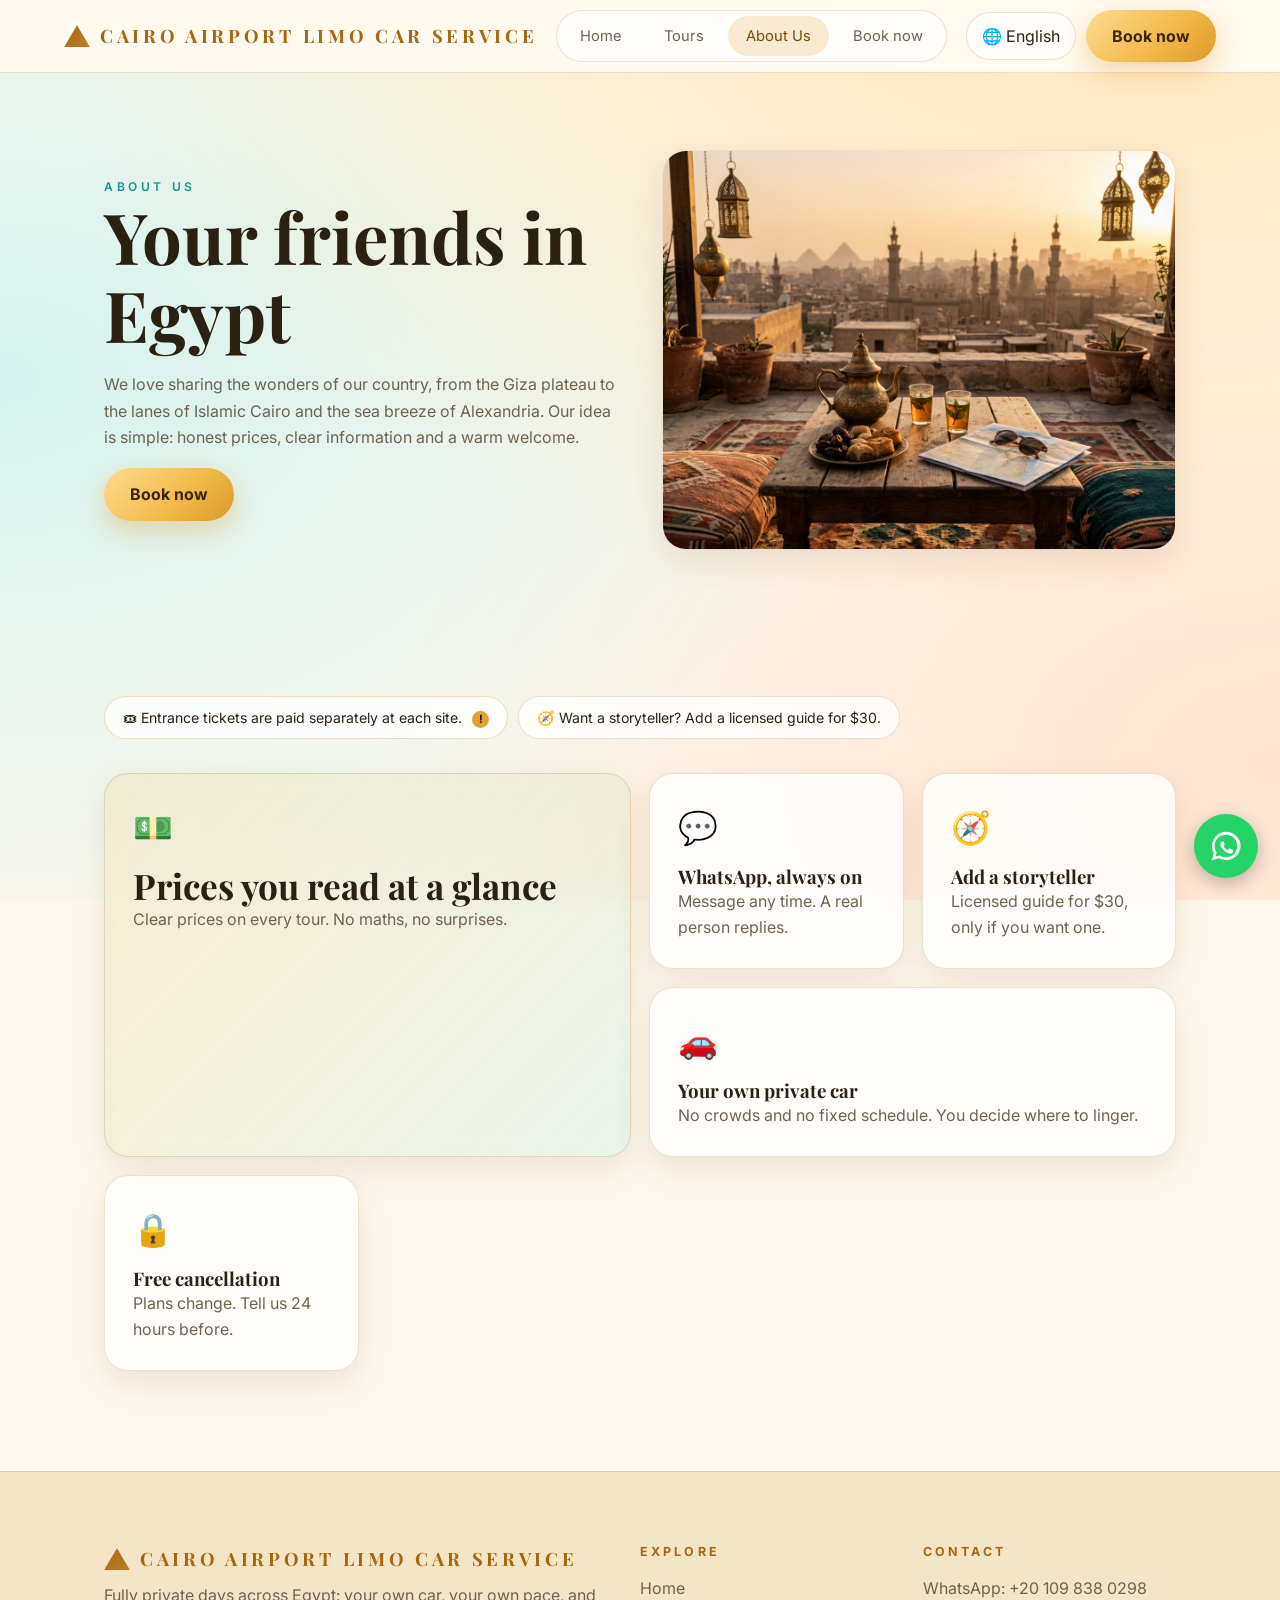
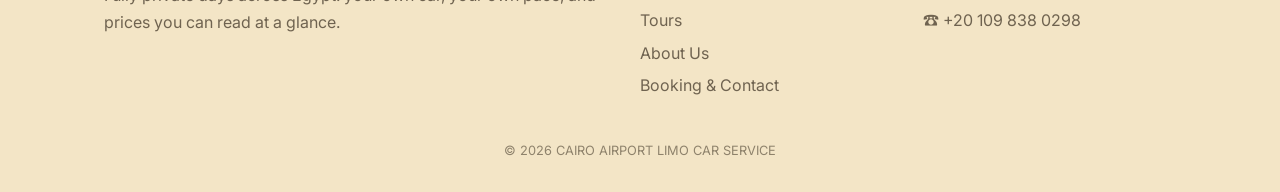
<file: about.html>
<!DOCTYPE html>
<html lang="en"><head><meta charset="utf-8">
<meta name="viewport" content="width=device-width,initial-scale=1,viewport-fit=cover">
<title>Cairo Airport Limo Car Service | Private Car Tours & Day Trips in Egypt</title>
<meta name="description" content="Private car day trips in Egypt: Pyramids, Dahshur, Historic Cairo, Alexandria and Fayoum. Choose a place or plan your own trip. Book on WhatsApp.">
<link href="https://fonts.googleapis.com/css2?family=Playfair+Display:wght@600;700&family=Inter:wght@400;500;600&family=Cairo:wght@400;600;700&family=Noto+Sans+SC:wght@400;600&display=swap" rel="stylesheet">
<meta name="theme-color" content="#0b0f1f"><link rel="stylesheet" href="style.css"></head>
<body data-p="about"><div id="app"></div>
<script src="data.js"></script><script src="i18n.js"></script><script src="app.js"></script></body></html>
</file>
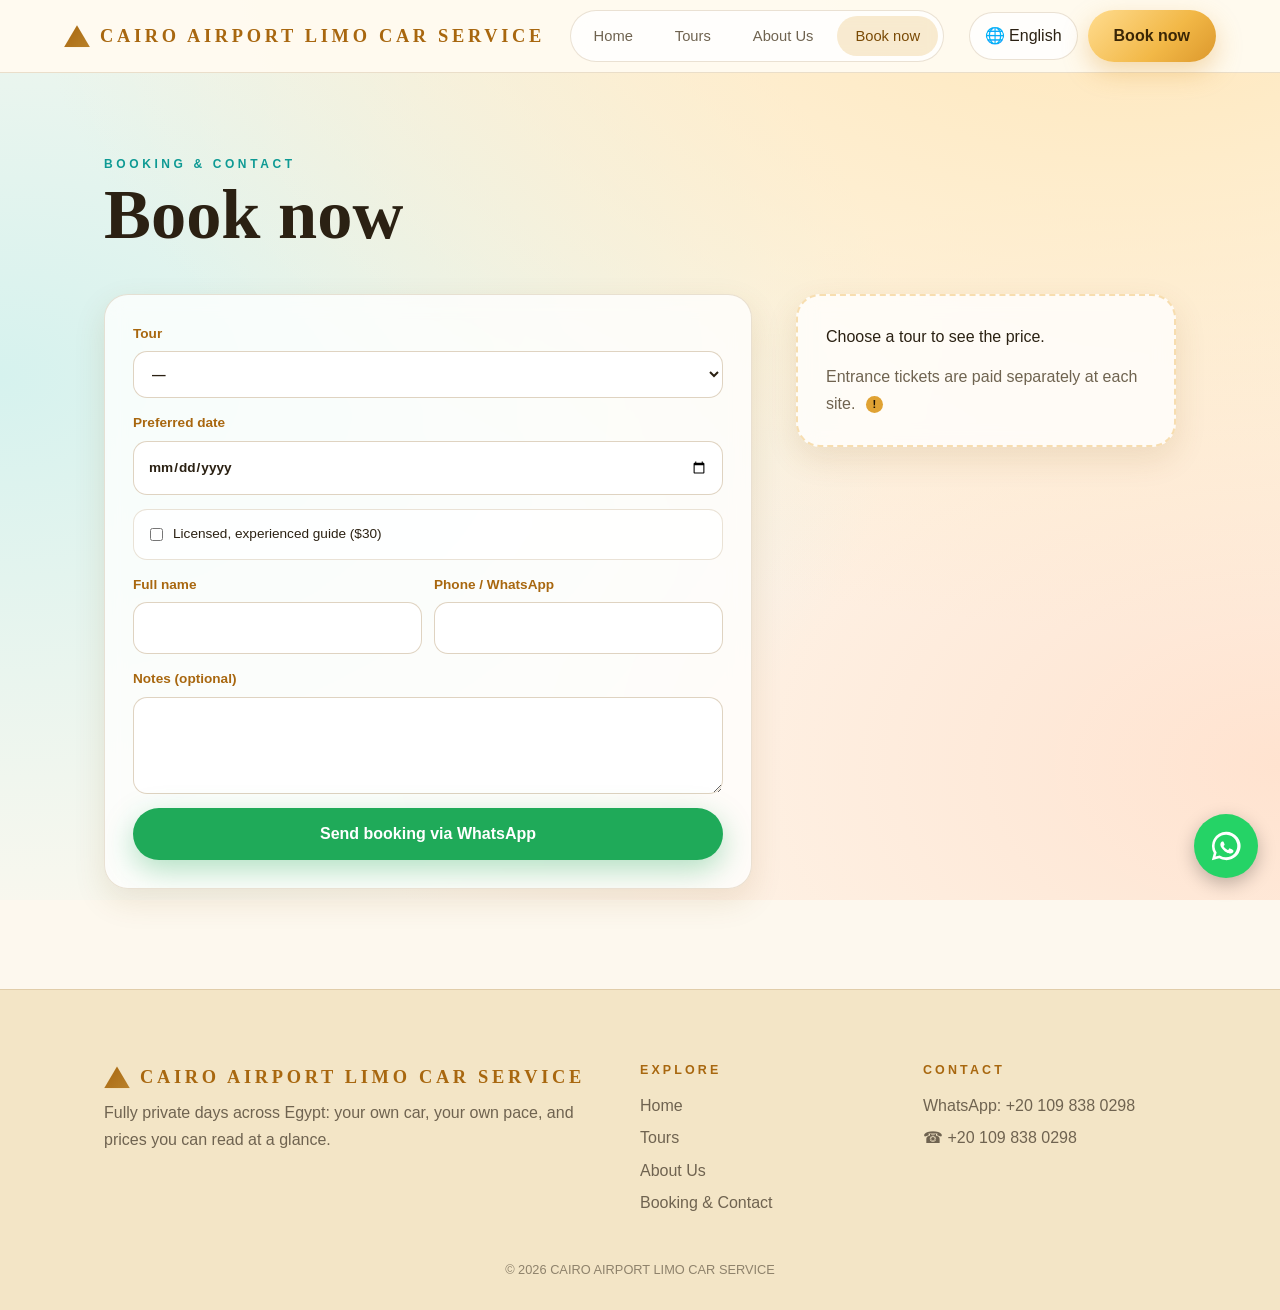
<file: booking.html>
<!DOCTYPE html>
<html lang="en"><head><meta charset="utf-8">
<meta name="viewport" content="width=device-width,initial-scale=1,viewport-fit=cover">
<title>Cairo Airport Limo Car Service | Private Car Tours & Day Trips in Egypt</title>
<meta name="description" content="Private car day trips in Egypt: Pyramids, Dahshur, Historic Cairo, Alexandria and Fayoum. Choose a place or plan your own trip. Book on WhatsApp.">
<meta name="theme-color" content="#0b0f1f"><link rel="stylesheet" href="style.css"></head>
<body data-p="booking"><div id="app"></div>
<script src="data.js"></script><script src="i18n.js"></script><script src="app.js"></script></body></html>
</file>
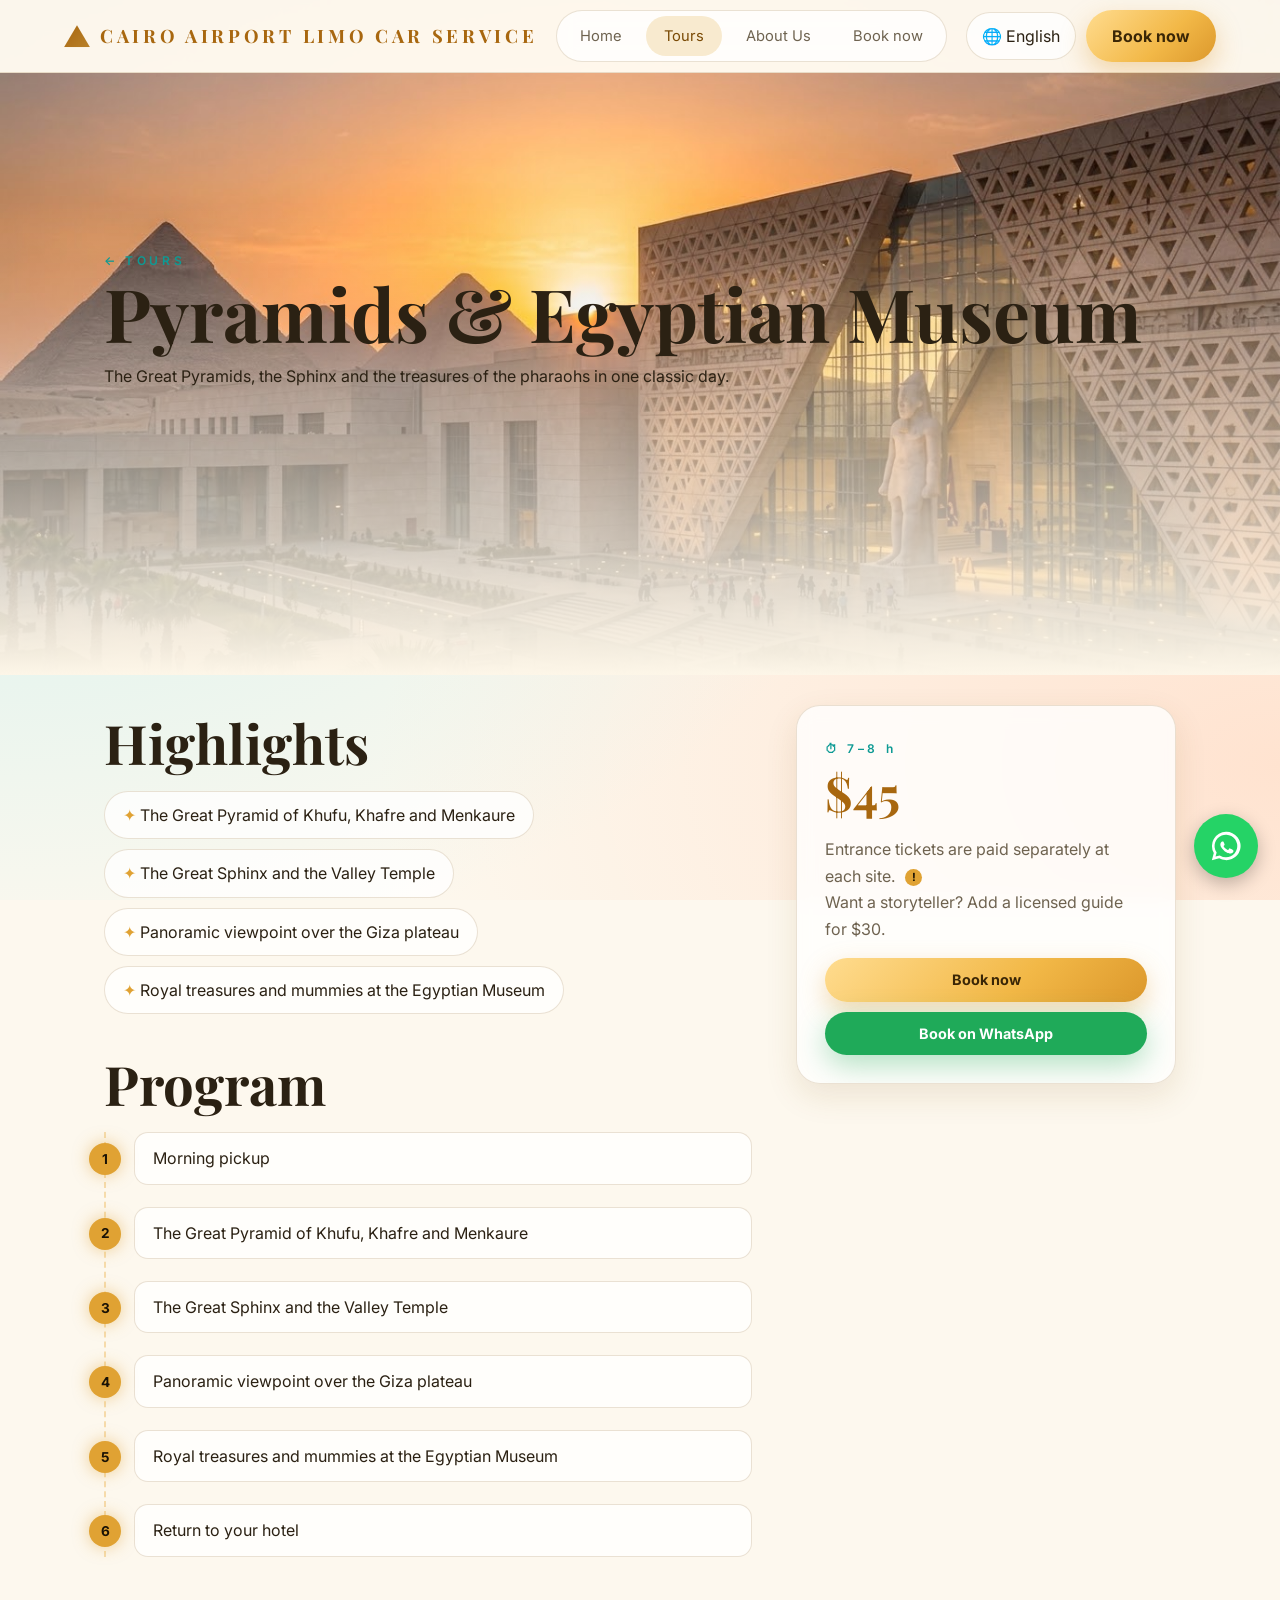
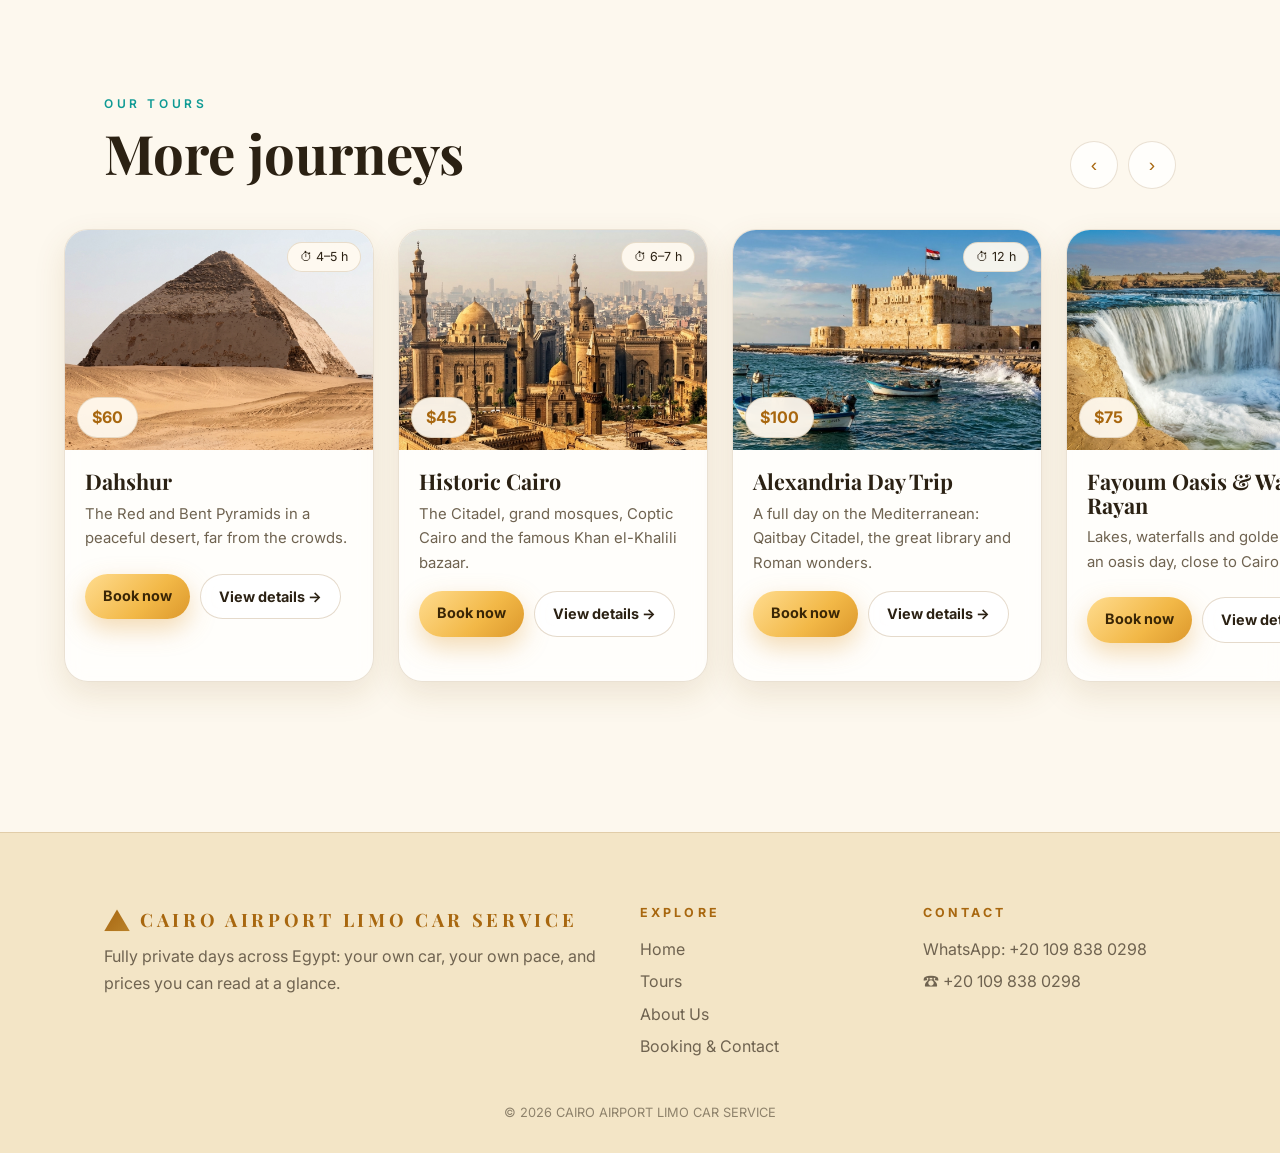
<file: tour.html>
<!DOCTYPE html>
<html lang="en"><head><meta charset="utf-8">
<meta name="viewport" content="width=device-width,initial-scale=1,viewport-fit=cover">
<title>Cairo Airport Limo Car Service | Private Car Tours & Day Trips in Egypt</title>
<meta name="description" content="Private car day trips in Egypt: Pyramids, Dahshur, Historic Cairo, Alexandria and Fayoum. Choose a place or plan your own trip. Book on WhatsApp.">
<link href="https://fonts.googleapis.com/css2?family=Playfair+Display:wght@600;700&family=Inter:wght@400;500;600&family=Cairo:wght@400;600;700&family=Noto+Sans+SC:wght@400;600&display=swap" rel="stylesheet">
<meta name="theme-color" content="#0b0f1f"><link rel="stylesheet" href="style.css"></head>
<body data-p="tour"><div id="app"></div>
<script src="data.js"></script><script src="i18n.js"></script><script src="app.js"></script></body></html>
</file>
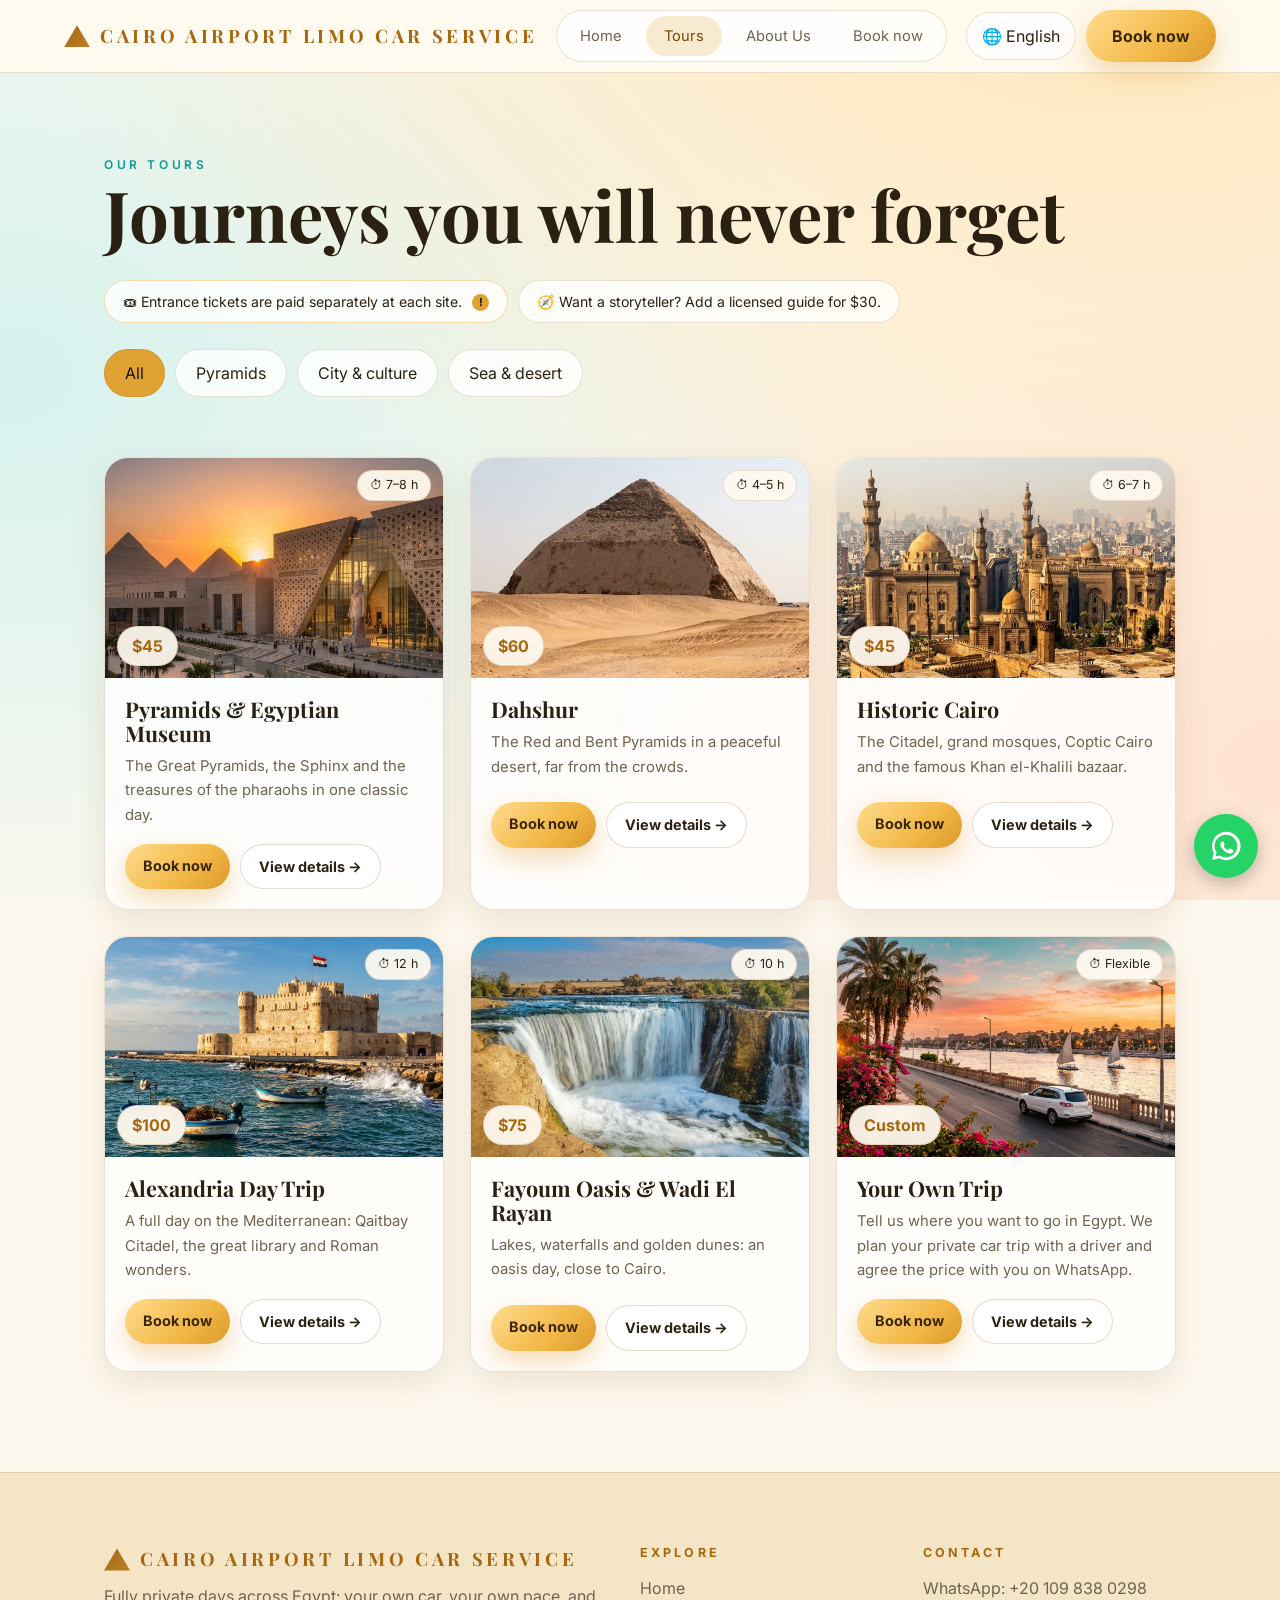
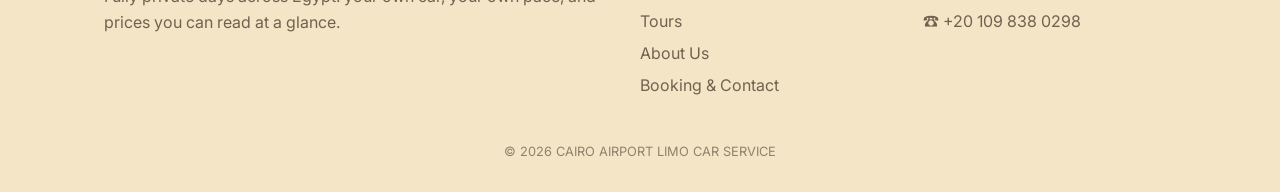
<file: tours.html>
<!DOCTYPE html>
<html lang="en"><head><meta charset="utf-8">
<meta name="viewport" content="width=device-width,initial-scale=1,viewport-fit=cover">
<title>Cairo Airport Limo Car Service | Private Car Tours & Day Trips in Egypt</title>
<meta name="description" content="Private car day trips in Egypt: Pyramids, Dahshur, Historic Cairo, Alexandria and Fayoum. Choose a place or plan your own trip. Book on WhatsApp.">
<link href="https://fonts.googleapis.com/css2?family=Playfair+Display:wght@600;700&family=Inter:wght@400;500;600&family=Cairo:wght@400;600;700&family=Noto+Sans+SC:wght@400;600&display=swap" rel="stylesheet">
<meta name="theme-color" content="#0b0f1f"><link rel="stylesheet" href="style.css"></head>
<body data-p="tours"><div id="app"></div>
<script src="data.js"></script><script src="i18n.js"></script><script src="app.js"></script></body></html>
</file>
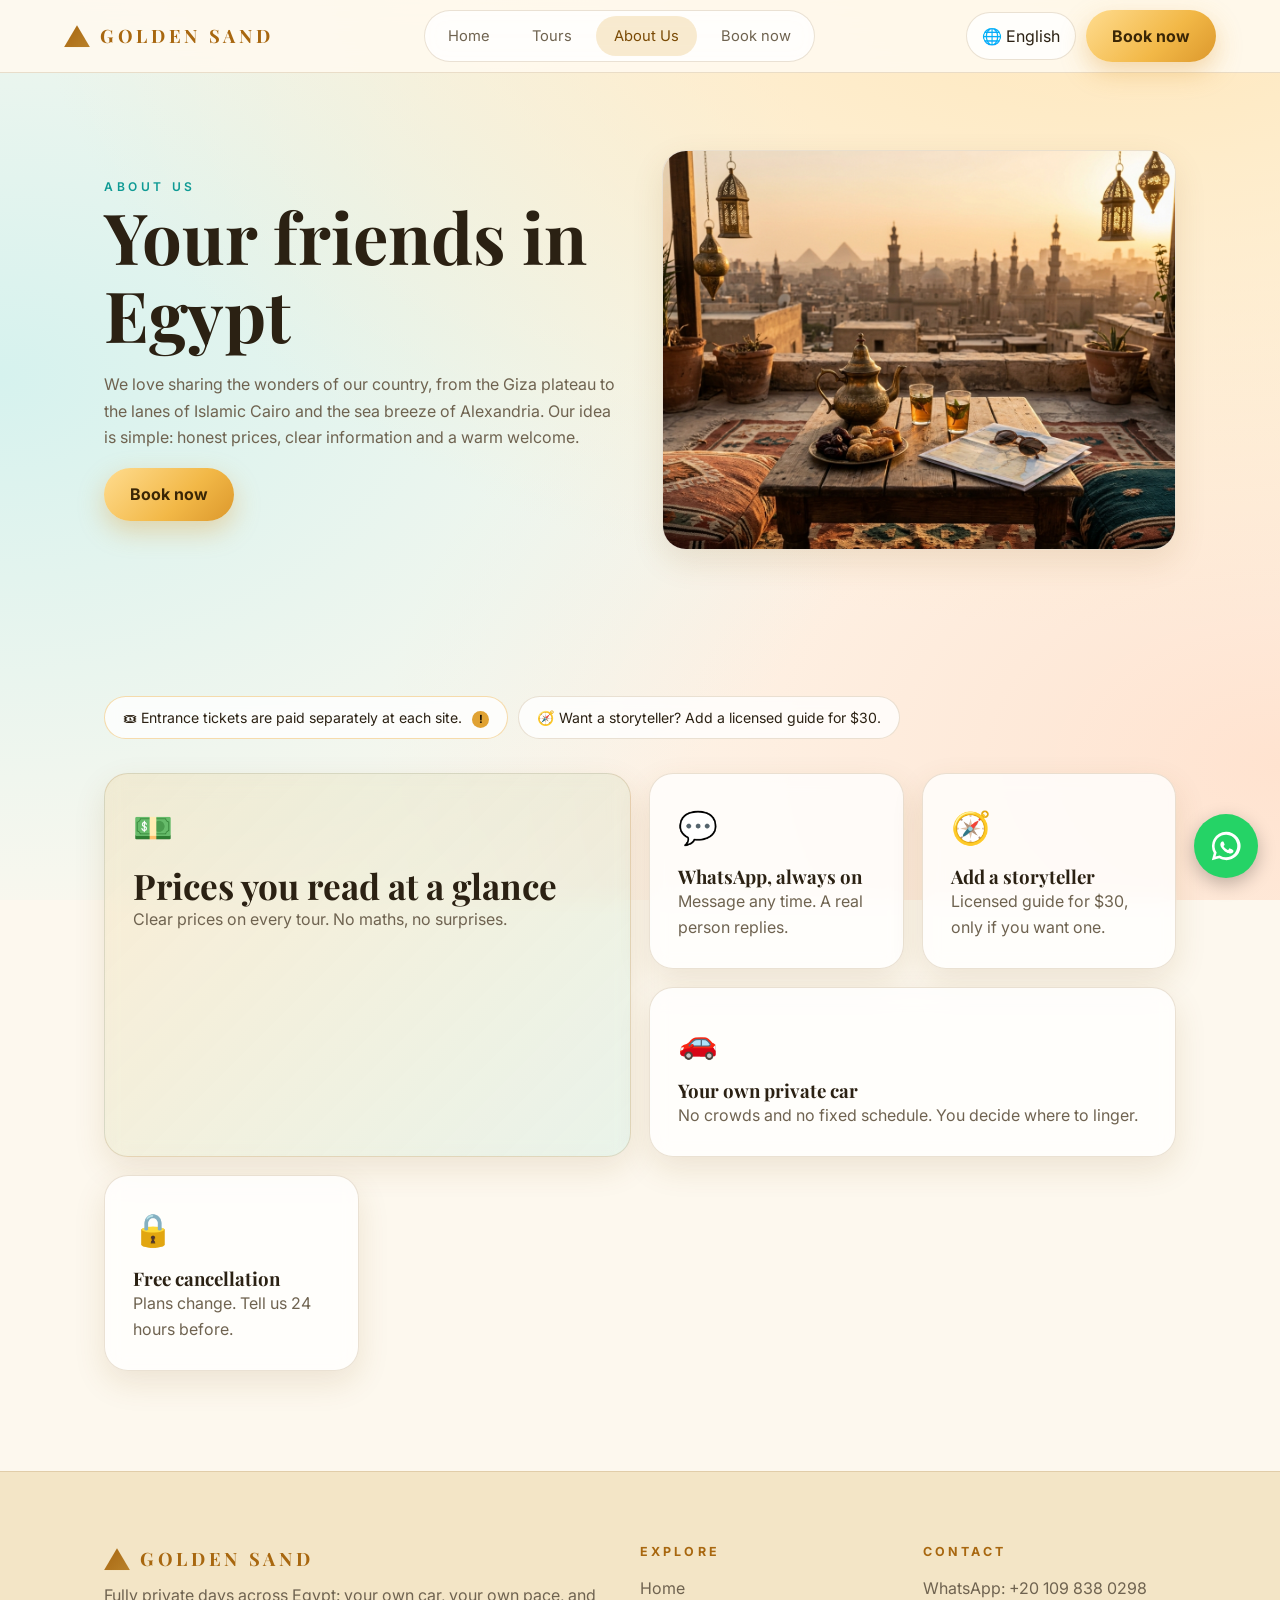
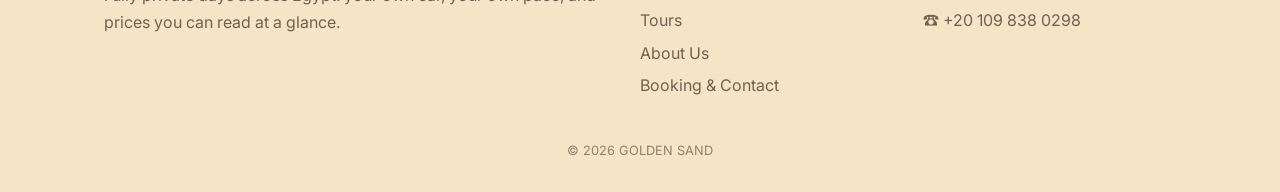
<file: golden-sand-light/golden-sand/about.html>
<!DOCTYPE html>
<html lang="en"><head><meta charset="utf-8">
<meta name="viewport" content="width=device-width,initial-scale=1,viewport-fit=cover">
<title>KEMET — Private Day Tours in Egypt</title>
<meta name="description" content="Private day tours in Giza, Dahshur, Cairo and Alexandria. Book on WhatsApp.">
<link href="https://fonts.googleapis.com/css2?family=Playfair+Display:wght@600;700&family=Inter:wght@400;500;600&family=Cairo:wght@400;600;700&family=Noto+Sans+SC:wght@400;600&display=swap" rel="stylesheet">
<meta name="theme-color" content="#0b0f1f"><link rel="stylesheet" href="style.css"></head>
<body data-p="about"><div id="app"></div>
<script src="data.js"></script><script src="i18n.js"></script><script src="app.js"></script></body></html>
</file>
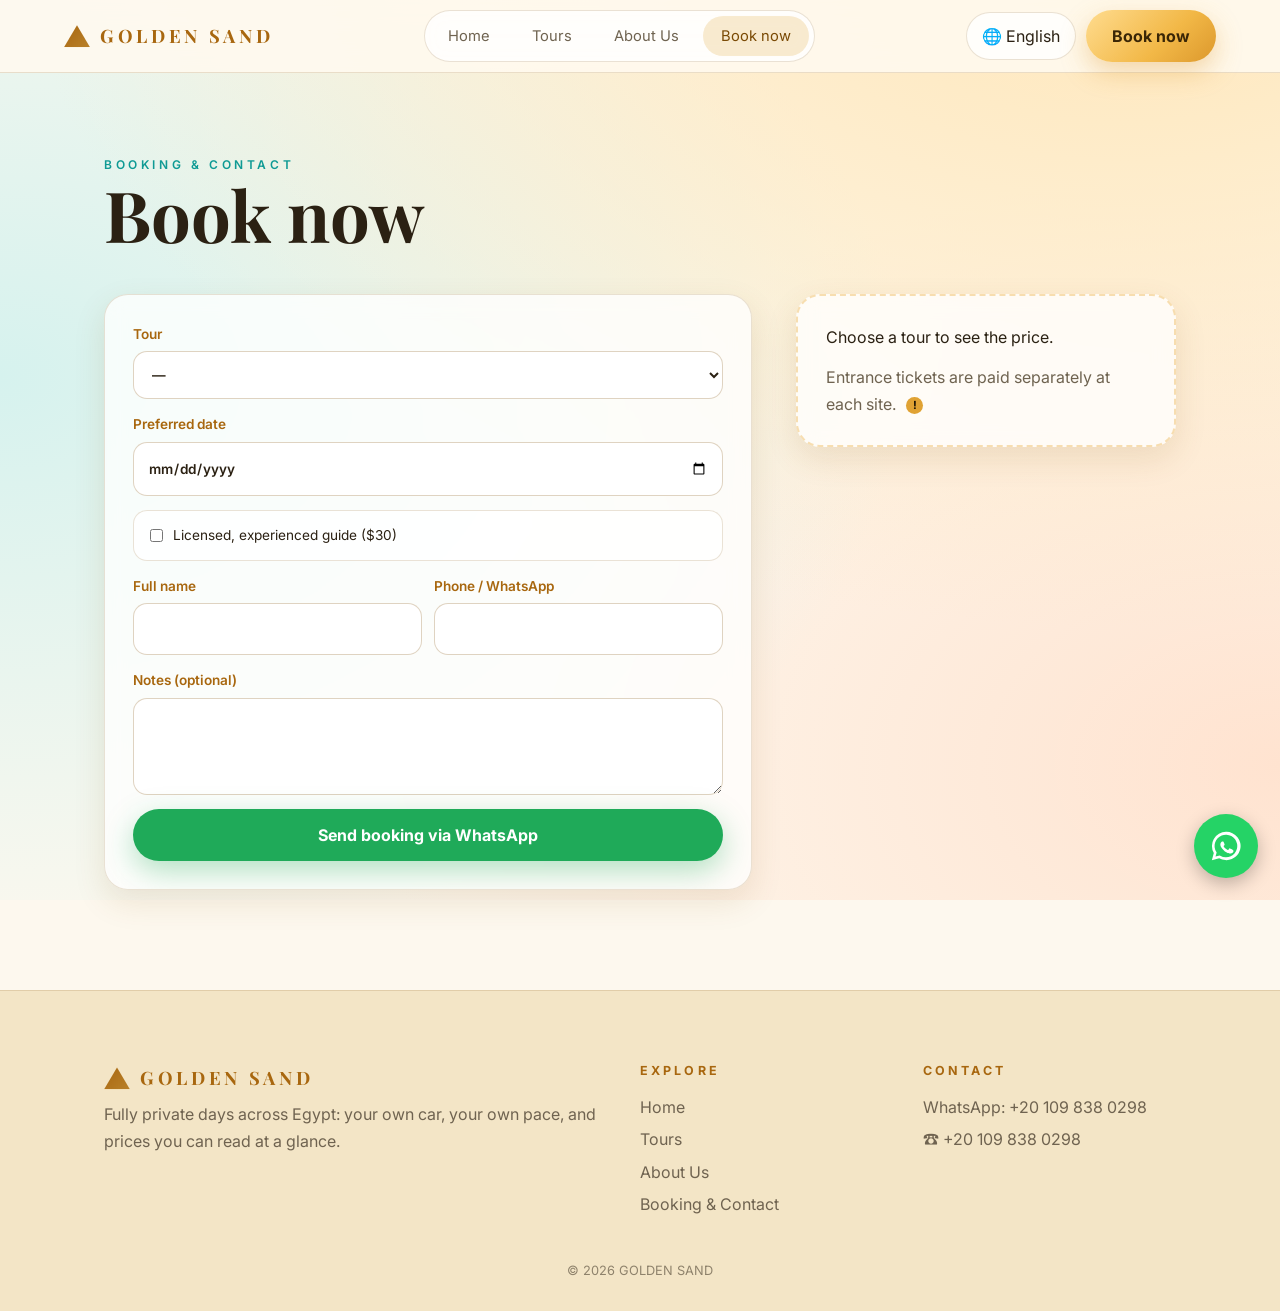
<file: golden-sand-light/golden-sand/booking.html>
<!DOCTYPE html>
<html lang="en"><head><meta charset="utf-8">
<meta name="viewport" content="width=device-width,initial-scale=1,viewport-fit=cover">
<title>KEMET — Private Day Tours in Egypt</title>
<meta name="description" content="Private day tours in Giza, Dahshur, Cairo and Alexandria. Book on WhatsApp.">
<link href="https://fonts.googleapis.com/css2?family=Playfair+Display:wght@600;700&family=Inter:wght@400;500;600&family=Cairo:wght@400;600;700&family=Noto+Sans+SC:wght@400;600&display=swap" rel="stylesheet">
<meta name="theme-color" content="#0b0f1f"><link rel="stylesheet" href="style.css"></head>
<body data-p="booking"><div id="app"></div>
<script src="data.js"></script><script src="i18n.js"></script><script src="app.js"></script></body></html>
</file>
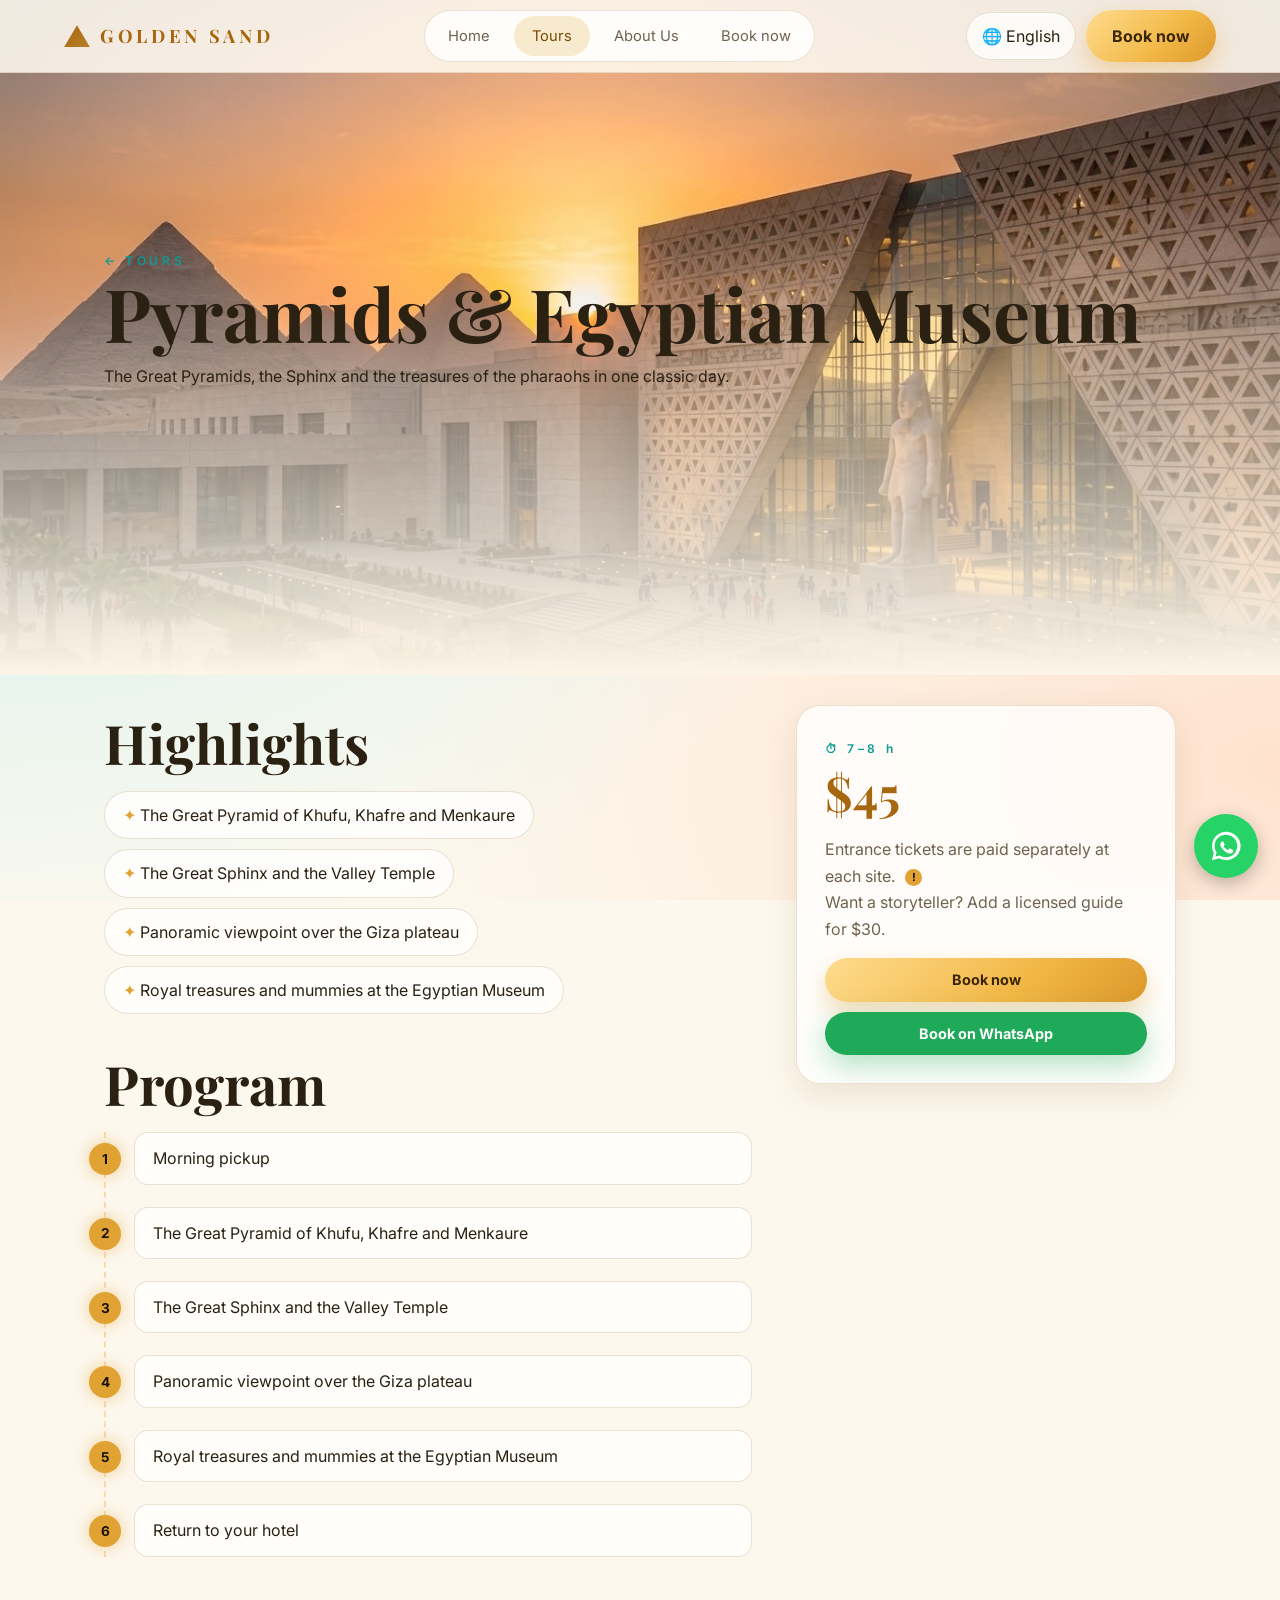
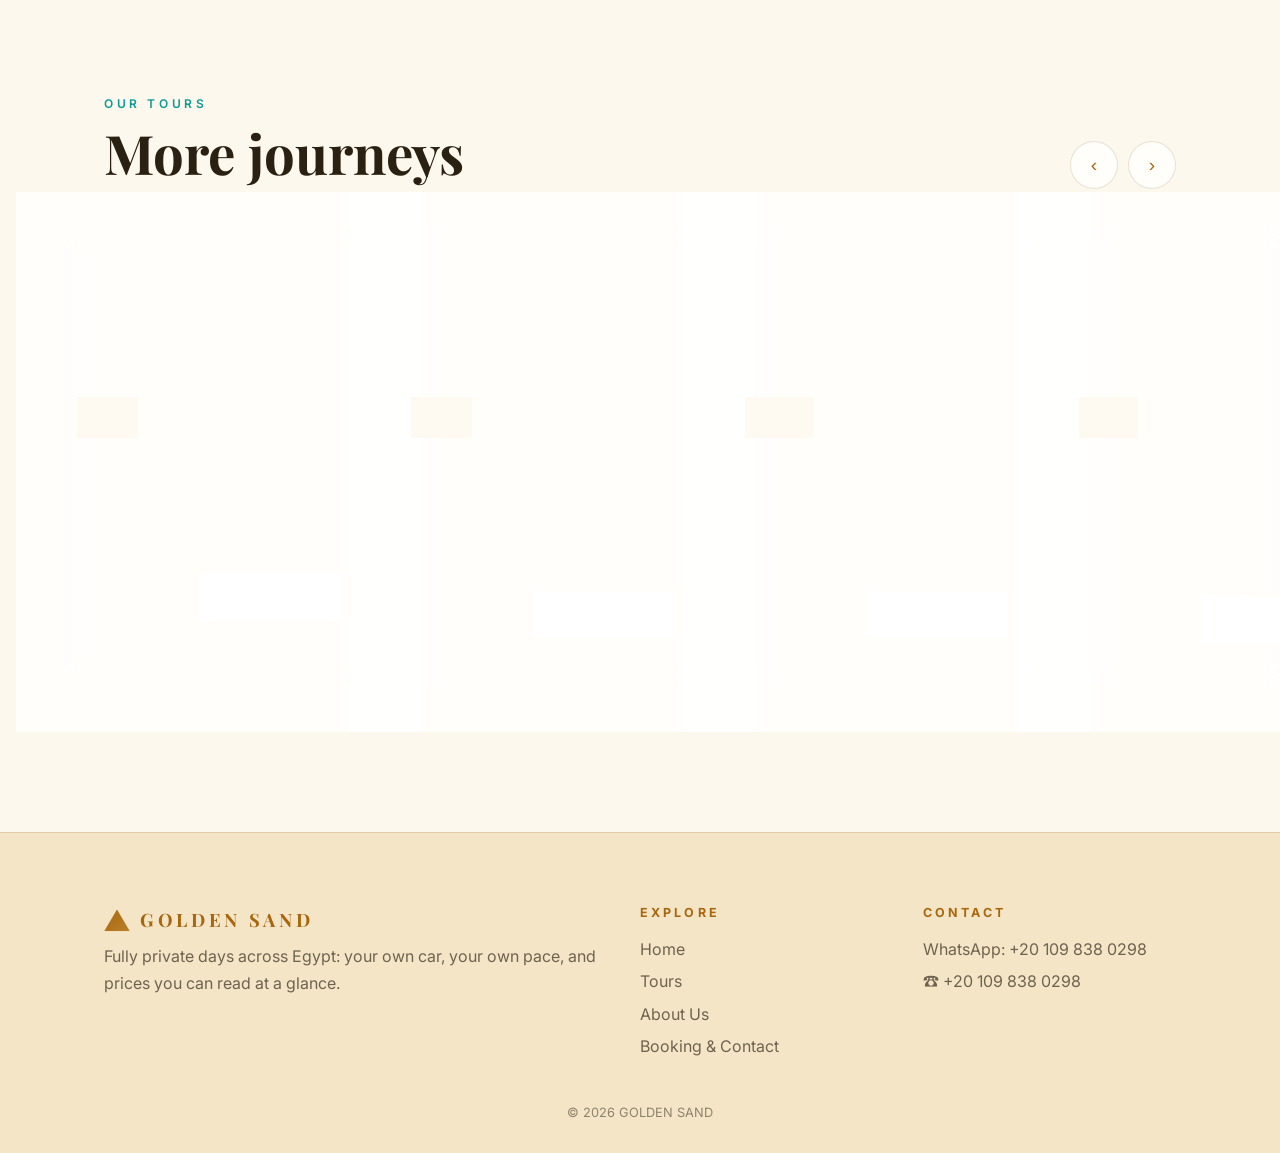
<file: golden-sand-light/golden-sand/tour.html>
<!DOCTYPE html>
<html lang="en"><head><meta charset="utf-8">
<meta name="viewport" content="width=device-width,initial-scale=1,viewport-fit=cover">
<title>KEMET — Private Day Tours in Egypt</title>
<meta name="description" content="Private day tours in Giza, Dahshur, Cairo and Alexandria. Book on WhatsApp.">
<link href="https://fonts.googleapis.com/css2?family=Playfair+Display:wght@600;700&family=Inter:wght@400;500;600&family=Cairo:wght@400;600;700&family=Noto+Sans+SC:wght@400;600&display=swap" rel="stylesheet">
<meta name="theme-color" content="#0b0f1f"><link rel="stylesheet" href="style.css"></head>
<body data-p="tour"><div id="app"></div>
<script src="data.js"></script><script src="i18n.js"></script><script src="app.js"></script></body></html>
</file>
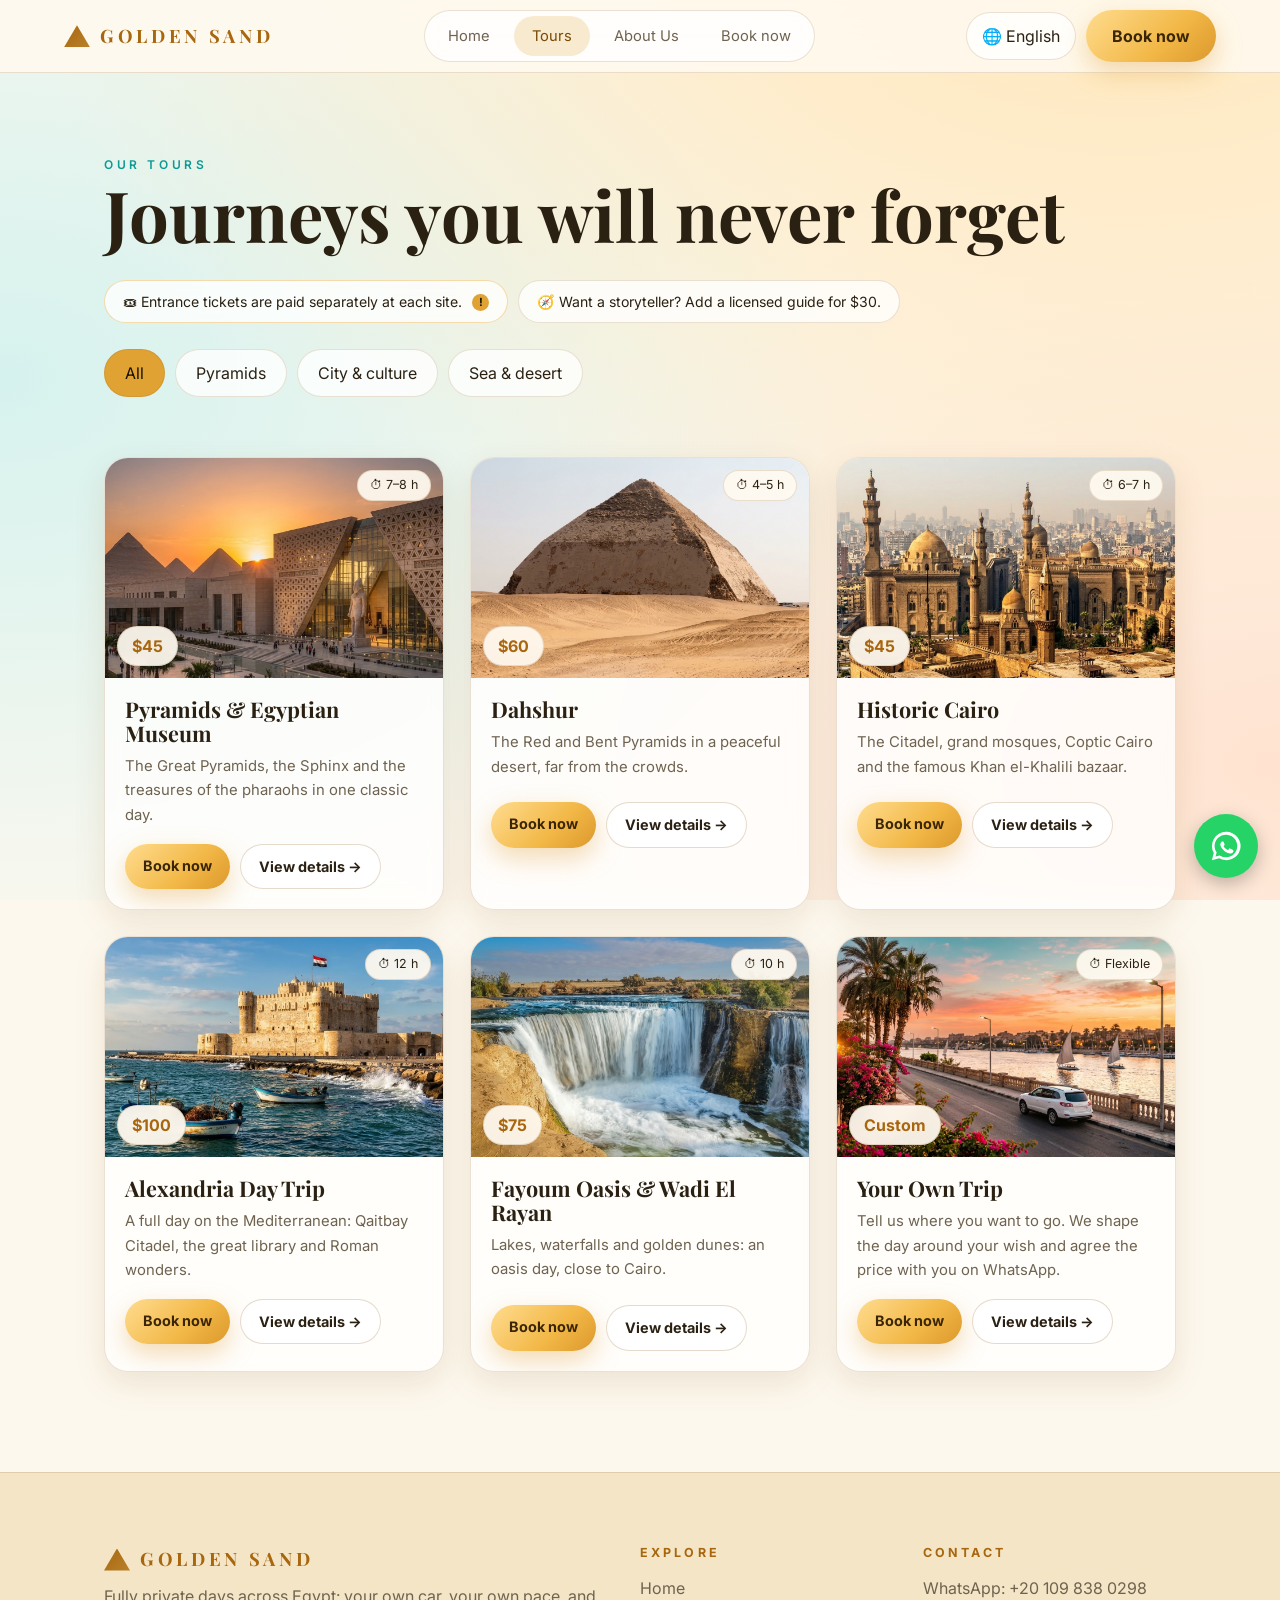
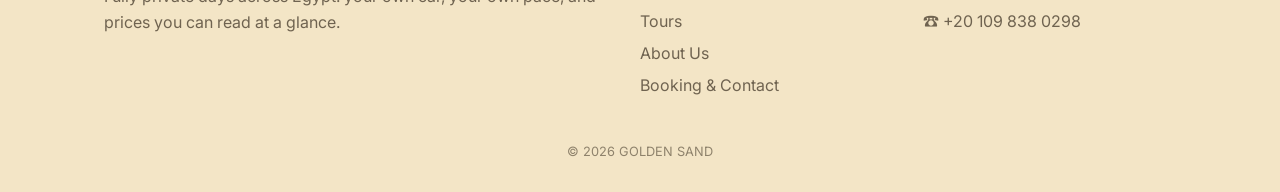
<file: golden-sand-light/golden-sand/tours.html>
<!DOCTYPE html>
<html lang="en"><head><meta charset="utf-8">
<meta name="viewport" content="width=device-width,initial-scale=1,viewport-fit=cover">
<title>KEMET — Private Day Tours in Egypt</title>
<meta name="description" content="Private day tours in Giza, Dahshur, Cairo and Alexandria. Book on WhatsApp.">
<link href="https://fonts.googleapis.com/css2?family=Playfair+Display:wght@600;700&family=Inter:wght@400;500;600&family=Cairo:wght@400;600;700&family=Noto+Sans+SC:wght@400;600&display=swap" rel="stylesheet">
<meta name="theme-color" content="#0b0f1f"><link rel="stylesheet" href="style.css"></head>
<body data-p="tours"><div id="app"></div>
<script src="data.js"></script><script src="i18n.js"></script><script src="app.js"></script></body></html>
</file>
<file: style.css>
:root{--bg:#0b0f1f;--gold:#f0c06a;--g2:#ffe0a0;--tq:#3fd0c9;--tx:#f3ead7;--mu:#b8ae98;--gl:rgba(255,255,255,.07);--bd:rgba(255,255,255,.14);color-scheme:dark}
*{box-sizing:border-box;margin:0;padding:0}html{scroll-behavior:smooth}
body{font:400 16px/1.65 Inter,Cairo,'Noto Sans SC',sans-serif;background:radial-gradient(1200px 700px at 80% -10%,#2a1b4d,transparent),radial-gradient(900px 600px at 0 40%,#10304a,transparent),var(--bg);background-attachment:fixed;color:var(--tx);overflow-x:hidden}
body.ar{font-family:Cairo,Inter,sans-serif}
h1,h2,h3,.logo{font-family:'Playfair Display',Cairo,serif;line-height:1.1}
a{color:inherit;text-decoration:none}img,svg{display:block}.w{max-width:1200px;margin:auto;padding:0 5%}
#sand{position:fixed;inset:0;z-index:60;pointer-events:none}
.cur{position:fixed;inset:0;z-index:200;background:linear-gradient(135deg,#ffe0a0,#c68a2e);transform:translateY(100%);pointer-events:none;transition:transform .5s cubic-bezier(.7,0,.3,1);animation:cin .8s .05s cubic-bezier(.7,0,.3,1) forwards}
@keyframes cin{from{transform:none}to{transform:translateY(-100%)}}body.out .cur{animation:none;transform:none}
.cg{position:fixed;width:340px;height:340px;margin:-170px 0 0 -170px;border-radius:50%;background:radial-gradient(circle,rgba(240,192,106,.18),transparent 65%);pointer-events:none;z-index:55;opacity:0;transition:opacity .4s}
#h{position:fixed;top:0;left:0;right:0;z-index:80;display:flex;align-items:center;justify-content:space-between;gap:12px;padding:calc(16px + env(safe-area-inset-top,0px)) 5% 16px;transition:.35s}
#h.s{background:rgba(11,15,31,.78);backdrop-filter:blur(14px);border-bottom:1px solid var(--bd);padding-top:calc(10px + env(safe-area-inset-top,0px));padding-bottom:10px}
.logo{display:flex;align-items:center;gap:10px;font-size:1.15rem;letter-spacing:.2em;color:var(--g2);font-weight:700}
.logo i{width:26px;height:22px;background:linear-gradient(135deg,var(--g2),#b9812a);clip-path:polygon(50% 0,100% 100%,0 100%);filter:drop-shadow(0 0 8px rgba(240,192,106,.7))}
nav{display:flex;gap:6px;background:var(--gl);border:1px solid var(--bd);border-radius:50px;padding:5px;backdrop-filter:blur(10px)}nav a{padding:8px 18px;border-radius:50px;font-size:.92rem;color:var(--mu);transition:.3s}nav a.on,nav a:hover{background:rgba(240,192,106,.18);color:var(--g2)}
.hr{display:flex;gap:10px;align-items:center}
.btn{position:relative;overflow:hidden;display:inline-block;background:linear-gradient(135deg,var(--g2),var(--gold) 60%,#c68a2e);color:#1a1205;padding:13px 26px;border-radius:50px;border:0;cursor:pointer;font:inherit;font-weight:700;box-shadow:0 0 0 0 rgba(240,192,106,.5),0 10px 30px rgba(198,138,46,.35);transition:box-shadow .3s,transform .2s}
.btn:hover{box-shadow:0 0 0 6px rgba(240,192,106,.18),0 14px 40px rgba(198,138,46,.5)}.btn:active{transform:scale(.95)!important}
.btn.gl{background:var(--gl);color:var(--tx);border:1px solid var(--bd);box-shadow:none;backdrop-filter:blur(8px)}.btn.gr{background:#1faa59;color:#fff;box-shadow:0 10px 30px rgba(31,170,89,.35)}
.rp{position:absolute;border-radius:50%;background:rgba(255,255,255,.55);transform:scale(0);animation:rp .7s ease-out forwards;pointer-events:none}@keyframes rp{to{transform:scale(4);opacity:0}}
.lg{position:relative}.lg button{background:var(--gl);border:1px solid var(--bd);color:var(--tx);padding:10px 15px;border-radius:50px;cursor:pointer;font:inherit}
.lg ul{display:none;position:absolute;top:120%;inset-inline-end:0;background:#141a33;border:1px solid var(--bd);list-style:none;border-radius:16px;box-shadow:0 20px 50px rgba(0,0,0,.6);min-width:170px;overflow:hidden}.lg.o ul{display:block;animation:up .3s}.lg li{padding:11px 18px;cursor:pointer}.lg li:hover{background:rgba(240,192,106,.15)}
.hero{position:relative;height:250vh}.stick{position:sticky;top:0;height:100svh;overflow:hidden;perspective:900px}
.stick svg{position:absolute;inset:0;width:100%;height:100%}
.l{transform:translate(calc(var(--mx,0)*var(--d)*1px),calc(var(--p,0)*var(--z)*1px)) scale(calc(1 + var(--p,0)*var(--s)));transform-origin:500px 430px}
.nt{opacity:calc(var(--p,0)*.9)}.ray{transform-box:fill-box;transform-origin:center;animation:spin 90s linear infinite}@keyframes spin{to{transform:rotate(360deg)}}
.cam{animation:walk 50s linear infinite}@keyframes walk{from{transform:translateX(-300px)}to{transform:translateX(1300px)}}
.star{animation:tw 3s infinite alternate}@keyframes tw{from{opacity:.1}to{opacity:1}}
.ht{position:absolute;inset:0;display:grid;place-content:center;text-align:center;padding:0 6%;opacity:calc(1 - var(--p,0)*2.4);transform:translateY(calc(var(--p,0)*-90px)) rotateX(calc(var(--p,0)*18deg));pointer-events:none}.ht *{pointer-events:auto}
.ht small{letter-spacing:.4em;color:var(--g2);font-size:.78rem}
.ht h1{font-size:clamp(2.6rem,8vw,6rem);margin:16px 0;text-shadow:0 0 60px rgba(255,170,80,.45),0 6px 30px rgba(0,0,0,.5);animation:up 1.3s .3s both}
.ht p{max-width:620px;margin:0 auto 28px;font-size:1.15rem;animation:up 1.3s .6s both;text-shadow:0 2px 14px rgba(0,0,0,.6)}
.hb{display:flex;gap:12px;justify-content:center;flex-wrap:wrap;animation:up 1.3s .9s both}
@keyframes up{from{opacity:0;transform:translateY(30px)}to{opacity:1;transform:none}}
.h2t{position:absolute;inset:0;display:grid;place-content:center;text-align:center;opacity:calc((var(--p,0) - .45)*3);pointer-events:none}.h2t h2{font-size:clamp(2rem,6vw,4.4rem);text-shadow:0 0 50px rgba(63,208,201,.5)}
.scr{position:absolute;bottom:24px;left:50%;translate:-50% 0;color:var(--g2);font-size:.8rem;letter-spacing:.3em;text-align:center;opacity:calc(1 - var(--p,0)*5)}.scr:after{content:"";display:block;width:2px;height:38px;margin:8px auto 0;background:linear-gradient(var(--g2),transparent);animation:dr 1.6s infinite}@keyframes dr{0%{transform:scaleY(0);transform-origin:top}50%{transform:scaleY(1);transform-origin:top}51%{transform-origin:bottom}100%{transform:scaleY(0);transform-origin:bottom}}
main{position:relative;z-index:2}
.mqw{border-block:1px solid var(--bd);padding:14px 0;overflow:hidden;background:rgba(255,255,255,.03)}.mq{white-space:nowrap}.mq span{display:inline-block;animation:mq 40s linear infinite;letter-spacing:.12em;color:var(--g2);font-weight:600}.mq.r span{animation-direction:reverse;color:transparent;-webkit-text-stroke:1px var(--gold);margin-top:6px}body.ar .mq span{animation-direction:reverse}@keyframes mq{to{transform:translateX(-50%)}}
.sc{padding:100px 0}.eb{color:var(--tq);letter-spacing:.3em;font-size:.75rem;font-weight:600}.sc h2{font-size:clamp(2rem,4.5vw,3.4rem);margin:8px 0 6px}
.nb{display:flex;gap:10px;flex-wrap:wrap;margin:26px 0}.nb span{background:var(--gl);border:1px solid var(--bd);border-radius:50px;padding:9px 18px;font-size:.88rem;backdrop-filter:blur(8px)}
.trk{display:flex;gap:24px;overflow-x:auto;scroll-snap-type:x mandatory;padding:40px 5% 50px;scrollbar-width:none}.trk::-webkit-scrollbar{display:none}.trk .card{min-width:310px;max-width:310px;scroll-snap-align:center}
.nv{display:flex;gap:10px}.nv button{width:48px;height:48px;border-radius:50%;background:var(--gl);border:1px solid var(--bd);color:var(--g2);font-size:1.2rem;cursor:pointer;transition:.25s}.nv button:hover{background:var(--gold);color:#000;transform:scale(1.1)}
.gd{display:grid;grid-template-columns:repeat(auto-fill,minmax(280px,1fr));gap:26px;margin-top:30px}
.card{position:relative;background:var(--gl);border:1px solid var(--bd);border-radius:24px;overflow:hidden;backdrop-filter:blur(10px);transition:box-shadow .3s,border-color .3s}
.card:before{content:"";position:absolute;inset:0;background:radial-gradient(260px circle at var(--x,50%) var(--y,50%),rgba(240,192,106,.2),transparent 60%);opacity:0;transition:.3s;pointer-events:none;z-index:3}.card:hover:before{opacity:1}.card:hover{border-color:rgba(240,192,106,.5);box-shadow:0 30px 70px rgba(0,0,0,.55),0 0 40px rgba(240,192,106,.12)}
.im{display:block;height:220px;overflow:hidden;position:relative}.im>*:first-child{width:100%;height:100%;object-fit:cover;transition:transform 1s}.card:hover .im>*:first-child{transform:scale(1.15) rotate(.6deg)}
.pr{position:absolute;bottom:12px;inset-inline-start:12px;background:rgba(11,15,31,.8);backdrop-filter:blur(8px);padding:6px 14px;border-radius:50px;border:1px solid var(--bd);color:var(--g2)}.pr small{font-size:.7rem;color:var(--mu)}
.du{position:absolute;top:12px;inset-inline-end:12px;background:rgba(11,15,31,.8);padding:4px 12px;border-radius:50px;font-size:.78rem;font-style:normal;border:1px solid var(--bd)}
.cb{padding:20px}.cb h3{font-size:1.35rem}.cb p{margin:8px 0 16px;color:var(--mu);font-size:.93rem;min-height:56px}.ac{display:flex;gap:10px;flex-wrap:wrap}.ac .btn{padding:10px 18px;font-size:.9rem}
.bn{display:grid;grid-template-columns:repeat(4,1fr);gap:18px;margin-top:34px}.bn .card{padding:28px}.bn .big{grid-column:span 2;grid-row:span 2;background:linear-gradient(135deg,rgba(240,192,106,.2),rgba(63,208,201,.1))}.bn .wide{grid-column:span 2}.bn .ic{font-size:2rem;margin-bottom:12px;display:inline-block;animation:fl 4s ease-in-out infinite}.big h3{font-size:2.2rem}@keyframes fl{50%{transform:translateY(-8px) rotate(6deg)}}.bn p{color:var(--mu)}
@media(max-width:860px){.bn{grid-template-columns:1fr 1fr}.bn .big,.bn .wide{grid-column:span 2}.big{grid-row:auto}}
.hw{display:grid;grid-template-columns:repeat(auto-fit,minmax(240px,1fr));gap:30px;margin-top:40px}.hw div{position:relative;padding-top:60px}.hw b{position:absolute;top:-10px;inset-inline-start:0;font:700 6rem/1 'Playfair Display',serif;color:transparent;-webkit-text-stroke:1.5px var(--gold);opacity:.55}.hw h3{margin-bottom:6px}.hw p{color:var(--mu)}
.st{text-align:center}.st .w{display:flex;justify-content:space-around;flex-wrap:wrap;gap:24px}.st b{display:block;font:700 4rem/1 'Playfair Display',serif;color:var(--g2);text-shadow:0 0 30px rgba(240,192,106,.5)}.st span{color:var(--mu)}
.rvw{overflow:hidden;padding:80px 0}.rvw .row{display:flex;gap:20px;width:max-content;animation:mq 60s linear infinite;margin-top:30px}.rvw .row:hover{animation-play-state:paused}.q{width:310px;padding:24px;white-space:normal}.q b{color:var(--gold)}.q i{display:block;margin-top:10px;font-size:.85rem;color:var(--mu);font-style:normal}
.cta .box{padding:60px;text-align:center;border-radius:32px;background:linear-gradient(135deg,rgba(240,192,106,.18),rgba(63,208,201,.1));border:1px solid var(--bd)}.cta h2{font-size:clamp(2rem,5vw,4rem)}.cta p{color:var(--mu);margin:10px 0 26px}.cta .ac{justify-content:center}
.ph{padding:150px 0 20px}.ph h1{font-size:clamp(2.4rem,6vw,4.4rem)}
.ch{display:flex;gap:10px;flex-wrap:wrap;margin-top:22px}.chip{padding:10px 20px;border-radius:50px;background:var(--gl);border:1px solid var(--bd);color:var(--tx);cursor:pointer;font:inherit;position:relative;overflow:hidden;transition:.25s}.chip.on,.chip:hover{background:var(--gold);color:#1a1205}
.th{position:relative;height:75vh;min-height:480px;overflow:hidden;display:flex;align-items:flex-end}.th .im{position:absolute;inset:0;height:100%}.th .im>*:first-child{animation:kb 20s ease-in-out infinite alternate}@keyframes kb{to{transform:scale(1.12)}}.th .ov{position:absolute;inset:0;background:linear-gradient(transparent 30%,var(--bg))}.th .w{position:relative;padding-bottom:40px;width:100%}.th h1{font-size:clamp(2.4rem,6vw,4.6rem)}
.tw{display:grid;grid-template-columns:1fr 380px;gap:44px;align-items:start}@media(max-width:900px){.tw{grid-template-columns:1fr}}
.hl{display:flex;flex-wrap:wrap;gap:10px;margin:18px 0 40px}.hl span{background:var(--gl);border:1px solid var(--bd);padding:10px 18px;border-radius:50px}.hl span:before{content:"✦ ";color:var(--gold)}
.tl{list-style:none;margin-top:18px;border-inline-start:2px dashed rgba(240,192,106,.5);padding-inline-start:28px}.tl li{position:relative;margin-bottom:22px;padding:12px 18px;background:var(--gl);border:1px solid var(--bd);border-radius:14px}.tl li:before{content:attr(data-n);position:absolute;inset-inline-start:-46px;top:10px;width:32px;height:32px;border-radius:50%;background:var(--gold);color:#1a1205;display:grid;place-items:center;font-weight:700;font-size:.85rem;box-shadow:0 0 18px rgba(240,192,106,.6)}
.bx{padding:28px;position:sticky;top:100px}.bx .pp{font:700 3rem 'Playfair Display',serif;color:var(--g2)}.bx .ac{flex-direction:column;margin-top:16px}.bx .ac .btn{text-align:center}
.fm{display:grid;gap:14px;padding:28px}.fm label{font-weight:600;font-size:.85rem;display:grid;gap:6px;color:var(--g2)}.fm input,.fm select,.fm textarea{padding:14px;border:1px solid var(--bd);border-radius:14px;font:inherit;background:rgba(255,255,255,.06);color:var(--tx);width:100%}.fm option{color:#000}.fm .ck{display:flex;gap:10px;align-items:center;background:var(--gl);border:1px solid var(--bd);padding:13px 16px;border-radius:14px;color:var(--tx);font-weight:400;cursor:pointer}.fm .ck input{width:auto}
.two{display:grid;grid-template-columns:1fr 1fr;gap:12px}.tt{display:block;font:700 2.2rem 'Playfair Display',serif;color:var(--g2);margin-top:14px}
.tk{border-style:dashed;border-width:2px;border-color:rgba(240,192,106,.5)}
footer{position:relative;z-index:2;border-top:1px solid var(--bd);background:rgba(0,0,0,.3);padding:70px 0 30px}footer .w{display:grid;grid-template-columns:2fr 1fr 1fr;gap:30px;color:var(--mu)}@media(max-width:800px){footer .w{grid-template-columns:1fr}}footer h4{color:var(--g2);letter-spacing:.25em;font-size:.78rem;margin-bottom:12px}footer a{display:block;margin:6px 0}footer a:hover{color:var(--g2)}.cp{text-align:center;margin-top:36px;font-size:.8rem;opacity:.5}
.wa{position:fixed;bottom:calc(22px + env(safe-area-inset-bottom,0px));inset-inline-end:22px;z-index:90;width:64px;height:64px;border-radius:50%;background:#25d366;display:grid;place-items:center;animation:pl 2s infinite;transition:.25s}.wa:hover{transform:scale(1.12) rotate(-8deg)}
@keyframes pl{0%{box-shadow:0 0 0 0 rgba(37,211,102,.7)}100%{box-shadow:0 0 0 26px rgba(37,211,102,0)}}
.rv{opacity:0;transform:translateY(50px) scale(.97);transition:opacity .9s,transform .9s}.rv.on{opacity:1;transform:none}.tilt.on{transition:transform .12s ease-out,box-shadow .3s,border-color .3s}
@media(max-width:860px){nav{position:fixed;bottom:calc(10px + env(safe-area-inset-bottom,0px));left:50%;translate:-50% 0;z-index:85;background:rgba(11,15,31,.9);backdrop-filter:blur(14px);box-shadow:0 10px 40px rgba(0,0,0,.6)}nav a{padding:9px 13px;font-size:.8rem}body{padding-bottom:80px}.wa{bottom:calc(86px + env(safe-area-inset-bottom,0px))}.hr .btn{display:none}.two{grid-template-columns:1fr}.cta .box{padding:36px 20px}}
@media(hover:none){.cg{display:none}}
@media(prefers-reduced-motion:reduce){*{animation:none!important;transition:none!important}.rv{opacity:1;transform:none}}

/* ===== real photo / video hero ===== */
.bgp{position:absolute;inset:-4%;transform-origin:50% 62%;transform:translate3d(calc(var(--mx,0)*-26px),calc(var(--p,0)*-5%),0) scale(calc(1.04 + var(--p,0)*1.1));will-change:transform}
.bgp img,.bgp video{width:100%;height:100%;object-fit:cover;object-position:50% 60%}
.bgp img{animation:kb2 26s ease-in-out infinite alternate}
@keyframes kb2{to{transform:scale(1.06)}}
.shade{position:absolute;inset:0;pointer-events:none;background:linear-gradient(rgba(5,8,22,.55),rgba(5,8,22,.12) 35%,rgba(5,8,22,.2) 60%,rgba(5,8,22,.78)),radial-gradient(ellipse at 50% 55%,transparent 45%,rgba(0,0,0,.55))}
.haze{position:absolute;inset:-6% -10%;pointer-events:none;mix-blend-mode:screen;opacity:calc(.55 - var(--p,0)*.55);background:radial-gradient(60% 40% at 20% 75%,rgba(255,200,130,.22),transparent 70%),radial-gradient(50% 35% at 80% 70%,rgba(255,190,120,.18),transparent 70%),radial-gradient(40% 30% at 50% 45%,rgba(255,215,160,.12),transparent 70%);animation:hz 34s ease-in-out infinite alternate}
@keyframes hz{from{transform:translateX(-6%)}to{transform:translateX(6%)}}
div.nt{position:absolute;inset:0;background:#060a1c;pointer-events:none}
.noimg{width:100%;height:100%;background:linear-gradient(160deg,#1b2540,#3a2a2a 55%,#8a5a34)}
/* one slim, elegant strip */
.mqw{padding:11px 0;background:linear-gradient(90deg,transparent,rgba(240,192,106,.07),transparent);-webkit-mask-image:linear-gradient(90deg,transparent,#000 10%,#000 90%,transparent);mask-image:linear-gradient(90deg,transparent,#000 10%,#000 90%,transparent)}
.mq span{font-size:.74rem;letter-spacing:.28em;text-transform:uppercase;font-weight:500;color:var(--g2);animation-duration:70s}
/* small "!" next to the tickets note */
.ex{display:inline-grid;place-items:center;width:17px;height:17px;border-radius:50%;background:var(--gold);color:#1a1205;font:700 .7rem/1 Inter,sans-serif;font-style:normal;margin-inline-start:6px;vertical-align:middle;animation:exp 2s infinite}
@keyframes exp{0%{box-shadow:0 0 0 0 rgba(240,192,106,.6)}100%{box-shadow:0 0 0 9px rgba(240,192,106,0)}}
.nb span.tk2{border-color:rgba(240,192,106,.55)}
/* booking add-ons container */
.adx{display:grid;gap:14px}.adx:empty{display:none}

/* ===== LIGHT THEME (paste at the very END of style.css) ===== */
:root{--bg:#fdf6e8;--gold:#e0a233;--g2:#a8670f;--tq:#0e9a94;--tx:#2b2113;--mu:#6f6350;--gl:rgba(255,255,255,.78);--bd:rgba(150,110,50,.2);color-scheme:light}
body{background:radial-gradient(1100px 700px at 88% -8%,#ffe6b8,transparent),radial-gradient(900px 600px at 0 42%,#d6f2ee,transparent),radial-gradient(900px 600px at 100% 85%,#ffe3d0,transparent),#fdf8ee;background-attachment:fixed;color:var(--tx)}
.btn{background:linear-gradient(135deg,#ffdc8f,#f2b847 60%,#dc982c);color:#3a2606;box-shadow:0 10px 26px rgba(220,152,44,.35)}
.btn.gl{background:rgba(255,255,255,.88);color:#2b2113;border:1px solid rgba(150,110,50,.25)}
.btn.gr{background:#1faa59;color:#fff}
#h.s{background:rgba(255,250,240,.88);border-bottom:1px solid var(--bd)}
body[data-p="index"] #h:not(.s) .logo{color:#fff}
body[data-p="index"] #h:not(.s) nav{background:rgba(0,0,0,.28);border-color:rgba(255,255,255,.3)}
body[data-p="index"] #h:not(.s) nav a{color:#fff}
body[data-p="index"] #h:not(.s) .lg button{background:rgba(0,0,0,.28);color:#fff;border-color:rgba(255,255,255,.35)}
nav a.on,nav a:hover{background:rgba(224,162,51,.22);color:#7a4a05}
.lg ul{background:#fffaf0;box-shadow:0 20px 50px rgba(120,80,20,.25)}.lg li:hover{background:#fbe9c4}
.ht small{color:#ffe3a8}.ht h1,.ht p{color:#fff;text-shadow:0 2px 26px rgba(0,0,0,.6)}.scr{color:#fff}
.shade{background:linear-gradient(rgba(40,25,10,.5),rgba(40,25,10,.18) 35%,rgba(40,25,10,.22) 62%,rgba(253,246,232,.92)),radial-gradient(ellipse at 50% 55%,transparent 50%,rgba(40,25,10,.28))}
div.nt{background:#fdf6e8;opacity:calc(var(--p,0)*1.25)}
.h2t h2{color:#2b2113;text-shadow:none}
.mqw{background:linear-gradient(90deg,transparent,rgba(224,162,51,.14),transparent)}
.card{box-shadow:0 12px 32px rgba(120,80,20,.12)}
.card:hover{box-shadow:0 26px 56px rgba(120,80,20,.24),0 0 30px rgba(224,162,51,.18)}
.pr,.du{background:rgba(255,250,240,.93);color:#2b2113}.pr{color:#a8670f}
.nv button{color:#a8670f}
.st b{text-shadow:none}
.fm input,.fm select,.fm textarea{background:#fff;color:#2b2113;border:1px solid rgba(150,110,50,.3)}
.tl li:before{box-shadow:0 0 16px rgba(224,162,51,.5)}
footer{background:#f3e5c6;border-top:1px solid var(--bd)}
.noimg{background:linear-gradient(160deg,#f8e0b0,#ecbf80 55%,#dc982c)}
@media(max-width:860px){nav{background:rgba(255,250,240,.96);box-shadow:0 10px 36px rgba(120,80,20,.25)}body[data-p="index"] #h:not(.s) nav{background:rgba(255,250,240,.96)}body[data-p="index"] #h:not(.s) nav a{color:var(--mu)}}

/* ===== STATIC VIDEO HERO (no scroll effects) ===== */
.hero{height:100svh;min-height:600px}
.stick{position:relative;height:100%;perspective:none}
.bgp{inset:0;transform:none;will-change:auto}
.bgp img{animation:none}
.shade{background:linear-gradient(rgba(30,18,6,.5),rgba(30,18,6,.28) 45%,rgba(30,18,6,.55))}
.ht{opacity:1;transform:none;padding-top:70px}
.intro{padding:72px 0 10px;text-align:center}
.intro h2{font-size:clamp(1.8rem,4.6vw,3.2rem);color:var(--tx)}
/* WhatsApp button: no glowing ring */
.wa{animation:none;box-shadow:0 6px 18px rgba(0,0,0,.25)}

/* ===== MOBILE FIX ===== */
#h.s{backdrop-filter:none;-webkit-backdrop-filter:none;background:rgba(255,250,240,.97)}
@media(max-width:860px){nav a{white-space:nowrap}.logo{font-size:1rem;letter-spacing:.14em}}

/* ===== MOBILE IMAGES FIX ===== */
@media(max-width:860px){
.ph .w.tw{grid-template-columns:1fr!important}
.ph .w.tw>.card{height:260px!important}
.th{height:55vh;min-height:360px}
.bgp img,.bgp video{object-position:50% 50%}
}
/* ===== MOBILE HERO SIZE ===== */
@media(max-width:860px){
.hero{height:68svh;min-height:460px}
.ht{padding-top:60px}
.ht h1{font-size:2.2rem}
.ht p{font-size:1rem}
.bgp img,.bgp video{object-position:50% 50%}
}
</file>
<file: golden-sand-light/golden-sand/style.css>
:root{--bg:#0b0f1f;--gold:#f0c06a;--g2:#ffe0a0;--tq:#3fd0c9;--tx:#f3ead7;--mu:#b8ae98;--gl:rgba(255,255,255,.07);--bd:rgba(255,255,255,.14);color-scheme:dark}
*{box-sizing:border-box;margin:0;padding:0}html{scroll-behavior:smooth}
body{font:400 16px/1.65 Inter,Cairo,'Noto Sans SC',sans-serif;background:radial-gradient(1200px 700px at 80% -10%,#2a1b4d,transparent),radial-gradient(900px 600px at 0 40%,#10304a,transparent),var(--bg);background-attachment:fixed;color:var(--tx);overflow-x:hidden}
body.ar{font-family:Cairo,Inter,sans-serif}
h1,h2,h3,.logo{font-family:'Playfair Display',Cairo,serif;line-height:1.1}
a{color:inherit;text-decoration:none}img,svg{display:block}.w{max-width:1200px;margin:auto;padding:0 5%}
#sand{position:fixed;inset:0;z-index:60;pointer-events:none}
.cur{position:fixed;inset:0;z-index:200;background:linear-gradient(135deg,#ffe0a0,#c68a2e);transform:translateY(100%);pointer-events:none;transition:transform .5s cubic-bezier(.7,0,.3,1);animation:cin .8s .05s cubic-bezier(.7,0,.3,1) forwards}
@keyframes cin{from{transform:none}to{transform:translateY(-100%)}}body.out .cur{animation:none;transform:none}
.cg{position:fixed;width:340px;height:340px;margin:-170px 0 0 -170px;border-radius:50%;background:radial-gradient(circle,rgba(240,192,106,.18),transparent 65%);pointer-events:none;z-index:55;opacity:0;transition:opacity .4s}
#h{position:fixed;top:0;left:0;right:0;z-index:80;display:flex;align-items:center;justify-content:space-between;gap:12px;padding:calc(16px + env(safe-area-inset-top,0px)) 5% 16px;transition:.35s}
#h.s{background:rgba(11,15,31,.78);backdrop-filter:blur(14px);border-bottom:1px solid var(--bd);padding-top:calc(10px + env(safe-area-inset-top,0px));padding-bottom:10px}
.logo{display:flex;align-items:center;gap:10px;font-size:1.15rem;letter-spacing:.2em;color:var(--g2);font-weight:700}
.logo i{width:26px;height:22px;background:linear-gradient(135deg,var(--g2),#b9812a);clip-path:polygon(50% 0,100% 100%,0 100%);filter:drop-shadow(0 0 8px rgba(240,192,106,.7))}
nav{display:flex;gap:6px;background:var(--gl);border:1px solid var(--bd);border-radius:50px;padding:5px;backdrop-filter:blur(10px)}nav a{padding:8px 18px;border-radius:50px;font-size:.92rem;color:var(--mu);transition:.3s}nav a.on,nav a:hover{background:rgba(240,192,106,.18);color:var(--g2)}
.hr{display:flex;gap:10px;align-items:center}
.btn{position:relative;overflow:hidden;display:inline-block;background:linear-gradient(135deg,var(--g2),var(--gold) 60%,#c68a2e);color:#1a1205;padding:13px 26px;border-radius:50px;border:0;cursor:pointer;font:inherit;font-weight:700;box-shadow:0 0 0 0 rgba(240,192,106,.5),0 10px 30px rgba(198,138,46,.35);transition:box-shadow .3s,transform .2s}
.btn:hover{box-shadow:0 0 0 6px rgba(240,192,106,.18),0 14px 40px rgba(198,138,46,.5)}.btn:active{transform:scale(.95)!important}
.btn.gl{background:var(--gl);color:var(--tx);border:1px solid var(--bd);box-shadow:none;backdrop-filter:blur(8px)}.btn.gr{background:#1faa59;color:#fff;box-shadow:0 10px 30px rgba(31,170,89,.35)}
.rp{position:absolute;border-radius:50%;background:rgba(255,255,255,.55);transform:scale(0);animation:rp .7s ease-out forwards;pointer-events:none}@keyframes rp{to{transform:scale(4);opacity:0}}
.lg{position:relative}.lg button{background:var(--gl);border:1px solid var(--bd);color:var(--tx);padding:10px 15px;border-radius:50px;cursor:pointer;font:inherit}
.lg ul{display:none;position:absolute;top:120%;inset-inline-end:0;background:#141a33;border:1px solid var(--bd);list-style:none;border-radius:16px;box-shadow:0 20px 50px rgba(0,0,0,.6);min-width:170px;overflow:hidden}.lg.o ul{display:block;animation:up .3s}.lg li{padding:11px 18px;cursor:pointer}.lg li:hover{background:rgba(240,192,106,.15)}
.hero{position:relative;height:250vh}.stick{position:sticky;top:0;height:100svh;overflow:hidden;perspective:900px}
.stick svg{position:absolute;inset:0;width:100%;height:100%}
.l{transform:translate(calc(var(--mx,0)*var(--d)*1px),calc(var(--p,0)*var(--z)*1px)) scale(calc(1 + var(--p,0)*var(--s)));transform-origin:500px 430px}
.nt{opacity:calc(var(--p,0)*.9)}.ray{transform-box:fill-box;transform-origin:center;animation:spin 90s linear infinite}@keyframes spin{to{transform:rotate(360deg)}}
.cam{animation:walk 50s linear infinite}@keyframes walk{from{transform:translateX(-300px)}to{transform:translateX(1300px)}}
.star{animation:tw 3s infinite alternate}@keyframes tw{from{opacity:.1}to{opacity:1}}
.ht{position:absolute;inset:0;display:grid;place-content:center;text-align:center;padding:0 6%;opacity:calc(1 - var(--p,0)*2.4);transform:translateY(calc(var(--p,0)*-90px)) rotateX(calc(var(--p,0)*18deg));pointer-events:none}.ht *{pointer-events:auto}
.ht small{letter-spacing:.4em;color:var(--g2);font-size:.78rem}
.ht h1{font-size:clamp(2.6rem,8vw,6rem);margin:16px 0;text-shadow:0 0 60px rgba(255,170,80,.45),0 6px 30px rgba(0,0,0,.5);animation:up 1.3s .3s both}
.ht p{max-width:620px;margin:0 auto 28px;font-size:1.15rem;animation:up 1.3s .6s both;text-shadow:0 2px 14px rgba(0,0,0,.6)}
.hb{display:flex;gap:12px;justify-content:center;flex-wrap:wrap;animation:up 1.3s .9s both}
@keyframes up{from{opacity:0;transform:translateY(30px)}to{opacity:1;transform:none}}
.h2t{position:absolute;inset:0;display:grid;place-content:center;text-align:center;opacity:calc((var(--p,0) - .45)*3);pointer-events:none}.h2t h2{font-size:clamp(2rem,6vw,4.4rem);text-shadow:0 0 50px rgba(63,208,201,.5)}
.scr{position:absolute;bottom:24px;left:50%;translate:-50% 0;color:var(--g2);font-size:.8rem;letter-spacing:.3em;text-align:center;opacity:calc(1 - var(--p,0)*5)}.scr:after{content:"";display:block;width:2px;height:38px;margin:8px auto 0;background:linear-gradient(var(--g2),transparent);animation:dr 1.6s infinite}@keyframes dr{0%{transform:scaleY(0);transform-origin:top}50%{transform:scaleY(1);transform-origin:top}51%{transform-origin:bottom}100%{transform:scaleY(0);transform-origin:bottom}}
main{position:relative;z-index:2}
.mqw{border-block:1px solid var(--bd);padding:14px 0;overflow:hidden;background:rgba(255,255,255,.03)}.mq{white-space:nowrap}.mq span{display:inline-block;animation:mq 40s linear infinite;letter-spacing:.12em;color:var(--g2);font-weight:600}.mq.r span{animation-direction:reverse;color:transparent;-webkit-text-stroke:1px var(--gold);margin-top:6px}body.ar .mq span{animation-direction:reverse}@keyframes mq{to{transform:translateX(-50%)}}
.sc{padding:100px 0}.eb{color:var(--tq);letter-spacing:.3em;font-size:.75rem;font-weight:600}.sc h2{font-size:clamp(2rem,4.5vw,3.4rem);margin:8px 0 6px}
.nb{display:flex;gap:10px;flex-wrap:wrap;margin:26px 0}.nb span{background:var(--gl);border:1px solid var(--bd);border-radius:50px;padding:9px 18px;font-size:.88rem;backdrop-filter:blur(8px)}
.trk{display:flex;gap:24px;overflow-x:auto;scroll-snap-type:x mandatory;padding:40px 5% 50px;scrollbar-width:none}.trk::-webkit-scrollbar{display:none}.trk .card{min-width:310px;max-width:310px;scroll-snap-align:center}
.nv{display:flex;gap:10px}.nv button{width:48px;height:48px;border-radius:50%;background:var(--gl);border:1px solid var(--bd);color:var(--g2);font-size:1.2rem;cursor:pointer;transition:.25s}.nv button:hover{background:var(--gold);color:#000;transform:scale(1.1)}
.gd{display:grid;grid-template-columns:repeat(auto-fill,minmax(280px,1fr));gap:26px;margin-top:30px}
.card{position:relative;background:var(--gl);border:1px solid var(--bd);border-radius:24px;overflow:hidden;backdrop-filter:blur(10px);transition:box-shadow .3s,border-color .3s}
.card:before{content:"";position:absolute;inset:0;background:radial-gradient(260px circle at var(--x,50%) var(--y,50%),rgba(240,192,106,.2),transparent 60%);opacity:0;transition:.3s;pointer-events:none;z-index:3}.card:hover:before{opacity:1}.card:hover{border-color:rgba(240,192,106,.5);box-shadow:0 30px 70px rgba(0,0,0,.55),0 0 40px rgba(240,192,106,.12)}
.im{display:block;height:220px;overflow:hidden;position:relative}.im>*:first-child{width:100%;height:100%;object-fit:cover;transition:transform 1s}.card:hover .im>*:first-child{transform:scale(1.15) rotate(.6deg)}
.pr{position:absolute;bottom:12px;inset-inline-start:12px;background:rgba(11,15,31,.8);backdrop-filter:blur(8px);padding:6px 14px;border-radius:50px;border:1px solid var(--bd);color:var(--g2)}.pr small{font-size:.7rem;color:var(--mu)}
.du{position:absolute;top:12px;inset-inline-end:12px;background:rgba(11,15,31,.8);padding:4px 12px;border-radius:50px;font-size:.78rem;font-style:normal;border:1px solid var(--bd)}
.cb{padding:20px}.cb h3{font-size:1.35rem}.cb p{margin:8px 0 16px;color:var(--mu);font-size:.93rem;min-height:56px}.ac{display:flex;gap:10px;flex-wrap:wrap}.ac .btn{padding:10px 18px;font-size:.9rem}
.bn{display:grid;grid-template-columns:repeat(4,1fr);gap:18px;margin-top:34px}.bn .card{padding:28px}.bn .big{grid-column:span 2;grid-row:span 2;background:linear-gradient(135deg,rgba(240,192,106,.2),rgba(63,208,201,.1))}.bn .wide{grid-column:span 2}.bn .ic{font-size:2rem;margin-bottom:12px;display:inline-block;animation:fl 4s ease-in-out infinite}.big h3{font-size:2.2rem}@keyframes fl{50%{transform:translateY(-8px) rotate(6deg)}}.bn p{color:var(--mu)}
@media(max-width:860px){.bn{grid-template-columns:1fr 1fr}.bn .big,.bn .wide{grid-column:span 2}.big{grid-row:auto}}
.hw{display:grid;grid-template-columns:repeat(auto-fit,minmax(240px,1fr));gap:30px;margin-top:40px}.hw div{position:relative;padding-top:60px}.hw b{position:absolute;top:-10px;inset-inline-start:0;font:700 6rem/1 'Playfair Display',serif;color:transparent;-webkit-text-stroke:1.5px var(--gold);opacity:.55}.hw h3{margin-bottom:6px}.hw p{color:var(--mu)}
.st{text-align:center}.st .w{display:flex;justify-content:space-around;flex-wrap:wrap;gap:24px}.st b{display:block;font:700 4rem/1 'Playfair Display',serif;color:var(--g2);text-shadow:0 0 30px rgba(240,192,106,.5)}.st span{color:var(--mu)}
.rvw{overflow:hidden;padding:80px 0}.rvw .row{display:flex;gap:20px;width:max-content;animation:mq 60s linear infinite;margin-top:30px}.rvw .row:hover{animation-play-state:paused}.q{width:310px;padding:24px;white-space:normal}.q b{color:var(--gold)}.q i{display:block;margin-top:10px;font-size:.85rem;color:var(--mu);font-style:normal}
.cta .box{padding:60px;text-align:center;border-radius:32px;background:linear-gradient(135deg,rgba(240,192,106,.18),rgba(63,208,201,.1));border:1px solid var(--bd)}.cta h2{font-size:clamp(2rem,5vw,4rem)}.cta p{color:var(--mu);margin:10px 0 26px}.cta .ac{justify-content:center}
.ph{padding:150px 0 20px}.ph h1{font-size:clamp(2.4rem,6vw,4.4rem)}
.ch{display:flex;gap:10px;flex-wrap:wrap;margin-top:22px}.chip{padding:10px 20px;border-radius:50px;background:var(--gl);border:1px solid var(--bd);color:var(--tx);cursor:pointer;font:inherit;position:relative;overflow:hidden;transition:.25s}.chip.on,.chip:hover{background:var(--gold);color:#1a1205}
.th{position:relative;height:75vh;min-height:480px;overflow:hidden;display:flex;align-items:flex-end}.th .im{position:absolute;inset:0;height:100%}.th .im>*:first-child{animation:kb 20s ease-in-out infinite alternate}@keyframes kb{to{transform:scale(1.12)}}.th .ov{position:absolute;inset:0;background:linear-gradient(transparent 30%,var(--bg))}.th .w{position:relative;padding-bottom:40px;width:100%}.th h1{font-size:clamp(2.4rem,6vw,4.6rem)}
.tw{display:grid;grid-template-columns:1fr 380px;gap:44px;align-items:start}@media(max-width:900px){.tw{grid-template-columns:1fr}}
.hl{display:flex;flex-wrap:wrap;gap:10px;margin:18px 0 40px}.hl span{background:var(--gl);border:1px solid var(--bd);padding:10px 18px;border-radius:50px}.hl span:before{content:"✦ ";color:var(--gold)}
.tl{list-style:none;margin-top:18px;border-inline-start:2px dashed rgba(240,192,106,.5);padding-inline-start:28px}.tl li{position:relative;margin-bottom:22px;padding:12px 18px;background:var(--gl);border:1px solid var(--bd);border-radius:14px}.tl li:before{content:attr(data-n);position:absolute;inset-inline-start:-46px;top:10px;width:32px;height:32px;border-radius:50%;background:var(--gold);color:#1a1205;display:grid;place-items:center;font-weight:700;font-size:.85rem;box-shadow:0 0 18px rgba(240,192,106,.6)}
.bx{padding:28px;position:sticky;top:100px}.bx .pp{font:700 3rem 'Playfair Display',serif;color:var(--g2)}.bx .ac{flex-direction:column;margin-top:16px}.bx .ac .btn{text-align:center}
.fm{display:grid;gap:14px;padding:28px}.fm label{font-weight:600;font-size:.85rem;display:grid;gap:6px;color:var(--g2)}.fm input,.fm select,.fm textarea{padding:14px;border:1px solid var(--bd);border-radius:14px;font:inherit;background:rgba(255,255,255,.06);color:var(--tx);width:100%}.fm option{color:#000}.fm .ck{display:flex;gap:10px;align-items:center;background:var(--gl);border:1px solid var(--bd);padding:13px 16px;border-radius:14px;color:var(--tx);font-weight:400;cursor:pointer}.fm .ck input{width:auto}
.two{display:grid;grid-template-columns:1fr 1fr;gap:12px}.tt{display:block;font:700 2.2rem 'Playfair Display',serif;color:var(--g2);margin-top:14px}
.tk{border-style:dashed;border-width:2px;border-color:rgba(240,192,106,.5)}
footer{position:relative;z-index:2;border-top:1px solid var(--bd);background:rgba(0,0,0,.3);padding:70px 0 30px}footer .w{display:grid;grid-template-columns:2fr 1fr 1fr;gap:30px;color:var(--mu)}@media(max-width:800px){footer .w{grid-template-columns:1fr}}footer h4{color:var(--g2);letter-spacing:.25em;font-size:.78rem;margin-bottom:12px}footer a{display:block;margin:6px 0}footer a:hover{color:var(--g2)}.cp{text-align:center;margin-top:36px;font-size:.8rem;opacity:.5}
.wa{position:fixed;bottom:calc(22px + env(safe-area-inset-bottom,0px));inset-inline-end:22px;z-index:90;width:64px;height:64px;border-radius:50%;background:#25d366;display:grid;place-items:center;animation:pl 2s infinite;transition:.25s}.wa:hover{transform:scale(1.12) rotate(-8deg)}
@keyframes pl{0%{box-shadow:0 0 0 0 rgba(37,211,102,.7)}100%{box-shadow:0 0 0 26px rgba(37,211,102,0)}}
.rv{opacity:0;transform:translateY(50px) scale(.97);transition:opacity .9s,transform .9s}.rv.on{opacity:1;transform:none}.tilt.on{transition:transform .12s ease-out,box-shadow .3s,border-color .3s}
@media(max-width:860px){nav{position:fixed;bottom:calc(10px + env(safe-area-inset-bottom,0px));left:50%;translate:-50% 0;z-index:85;background:rgba(11,15,31,.9);backdrop-filter:blur(14px);box-shadow:0 10px 40px rgba(0,0,0,.6)}nav a{padding:9px 13px;font-size:.8rem}body{padding-bottom:80px}.wa{bottom:calc(86px + env(safe-area-inset-bottom,0px))}.hr .btn{display:none}.two{grid-template-columns:1fr}.cta .box{padding:36px 20px}}
@media(hover:none){.cg{display:none}}
@media(prefers-reduced-motion:reduce){*{animation:none!important;transition:none!important}.rv{opacity:1;transform:none}}

/* ===== real photo / video hero ===== */
.bgp{position:absolute;inset:-4%;transform-origin:50% 62%;transform:translate3d(calc(var(--mx,0)*-26px),calc(var(--p,0)*-5%),0) scale(calc(1.04 + var(--p,0)*1.1));will-change:transform}
.bgp img,.bgp video{width:100%;height:100%;object-fit:cover;object-position:50% 60%}
.bgp img{animation:kb2 26s ease-in-out infinite alternate}
@keyframes kb2{to{transform:scale(1.06)}}
.shade{position:absolute;inset:0;pointer-events:none;background:linear-gradient(rgba(5,8,22,.55),rgba(5,8,22,.12) 35%,rgba(5,8,22,.2) 60%,rgba(5,8,22,.78)),radial-gradient(ellipse at 50% 55%,transparent 45%,rgba(0,0,0,.55))}
.haze{position:absolute;inset:-6% -10%;pointer-events:none;mix-blend-mode:screen;opacity:calc(.55 - var(--p,0)*.55);background:radial-gradient(60% 40% at 20% 75%,rgba(255,200,130,.22),transparent 70%),radial-gradient(50% 35% at 80% 70%,rgba(255,190,120,.18),transparent 70%),radial-gradient(40% 30% at 50% 45%,rgba(255,215,160,.12),transparent 70%);animation:hz 34s ease-in-out infinite alternate}
@keyframes hz{from{transform:translateX(-6%)}to{transform:translateX(6%)}}
div.nt{position:absolute;inset:0;background:#060a1c;pointer-events:none}
.noimg{width:100%;height:100%;background:linear-gradient(160deg,#1b2540,#3a2a2a 55%,#8a5a34)}
/* one slim, elegant strip */
.mqw{padding:11px 0;background:linear-gradient(90deg,transparent,rgba(240,192,106,.07),transparent);-webkit-mask-image:linear-gradient(90deg,transparent,#000 10%,#000 90%,transparent);mask-image:linear-gradient(90deg,transparent,#000 10%,#000 90%,transparent)}
.mq span{font-size:.74rem;letter-spacing:.28em;text-transform:uppercase;font-weight:500;color:var(--g2);animation-duration:70s}
/* small "!" next to the tickets note */
.ex{display:inline-grid;place-items:center;width:17px;height:17px;border-radius:50%;background:var(--gold);color:#1a1205;font:700 .7rem/1 Inter,sans-serif;font-style:normal;margin-inline-start:6px;vertical-align:middle;animation:exp 2s infinite}
@keyframes exp{0%{box-shadow:0 0 0 0 rgba(240,192,106,.6)}100%{box-shadow:0 0 0 9px rgba(240,192,106,0)}}
.nb span.tk2{border-color:rgba(240,192,106,.55)}
/* booking add-ons container */
.adx{display:grid;gap:14px}.adx:empty{display:none}

/* ===== LIGHT THEME (paste at the very END of style.css) ===== */
:root{--bg:#fdf6e8;--gold:#e0a233;--g2:#a8670f;--tq:#0e9a94;--tx:#2b2113;--mu:#6f6350;--gl:rgba(255,255,255,.78);--bd:rgba(150,110,50,.2);color-scheme:light}
body{background:radial-gradient(1100px 700px at 88% -8%,#ffe6b8,transparent),radial-gradient(900px 600px at 0 42%,#d6f2ee,transparent),radial-gradient(900px 600px at 100% 85%,#ffe3d0,transparent),#fdf8ee;background-attachment:fixed;color:var(--tx)}
.btn{background:linear-gradient(135deg,#ffdc8f,#f2b847 60%,#dc982c);color:#3a2606;box-shadow:0 10px 26px rgba(220,152,44,.35)}
.btn.gl{background:rgba(255,255,255,.88);color:#2b2113;border:1px solid rgba(150,110,50,.25)}
.btn.gr{background:#1faa59;color:#fff}
#h.s{background:rgba(255,250,240,.88);border-bottom:1px solid var(--bd)}
body[data-p="index"] #h:not(.s) .logo{color:#fff}
body[data-p="index"] #h:not(.s) nav{background:rgba(0,0,0,.28);border-color:rgba(255,255,255,.3)}
body[data-p="index"] #h:not(.s) nav a{color:#fff}
body[data-p="index"] #h:not(.s) .lg button{background:rgba(0,0,0,.28);color:#fff;border-color:rgba(255,255,255,.35)}
nav a.on,nav a:hover{background:rgba(224,162,51,.22);color:#7a4a05}
.lg ul{background:#fffaf0;box-shadow:0 20px 50px rgba(120,80,20,.25)}.lg li:hover{background:#fbe9c4}
.ht small{color:#ffe3a8}.ht h1,.ht p{color:#fff;text-shadow:0 2px 26px rgba(0,0,0,.6)}.scr{color:#fff}
.shade{background:linear-gradient(rgba(40,25,10,.5),rgba(40,25,10,.18) 35%,rgba(40,25,10,.22) 62%,rgba(253,246,232,.92)),radial-gradient(ellipse at 50% 55%,transparent 50%,rgba(40,25,10,.28))}
div.nt{background:#fdf6e8;opacity:calc(var(--p,0)*1.25)}
.h2t h2{color:#2b2113;text-shadow:none}
.mqw{background:linear-gradient(90deg,transparent,rgba(224,162,51,.14),transparent)}
.card{box-shadow:0 12px 32px rgba(120,80,20,.12)}
.card:hover{box-shadow:0 26px 56px rgba(120,80,20,.24),0 0 30px rgba(224,162,51,.18)}
.pr,.du{background:rgba(255,250,240,.93);color:#2b2113}.pr{color:#a8670f}
.nv button{color:#a8670f}
.st b{text-shadow:none}
.fm input,.fm select,.fm textarea{background:#fff;color:#2b2113;border:1px solid rgba(150,110,50,.3)}
.tl li:before{box-shadow:0 0 16px rgba(224,162,51,.5)}
footer{background:#f3e5c6;border-top:1px solid var(--bd)}
.noimg{background:linear-gradient(160deg,#f8e0b0,#ecbf80 55%,#dc982c)}
@media(max-width:860px){nav{background:rgba(255,250,240,.96);box-shadow:0 10px 36px rgba(120,80,20,.25)}body[data-p="index"] #h:not(.s) nav{background:rgba(255,250,240,.96)}body[data-p="index"] #h:not(.s) nav a{color:var(--mu)}}

/* ===== STATIC VIDEO HERO (no scroll effects) ===== */
.hero{height:100svh;min-height:600px}
.stick{position:relative;height:100%;perspective:none}
.bgp{inset:0;transform:none;will-change:auto}
.bgp img{animation:none}
.shade{background:linear-gradient(rgba(30,18,6,.5),rgba(30,18,6,.28) 45%,rgba(30,18,6,.55))}
.ht{opacity:1;transform:none;padding-top:70px}
.intro{padding:72px 0 10px;text-align:center}
.intro h2{font-size:clamp(1.8rem,4.6vw,3.2rem);color:var(--tx)}
/* WhatsApp button: no glowing ring */
.wa{animation:none;box-shadow:0 6px 18px rgba(0,0,0,.25)}
</file>
